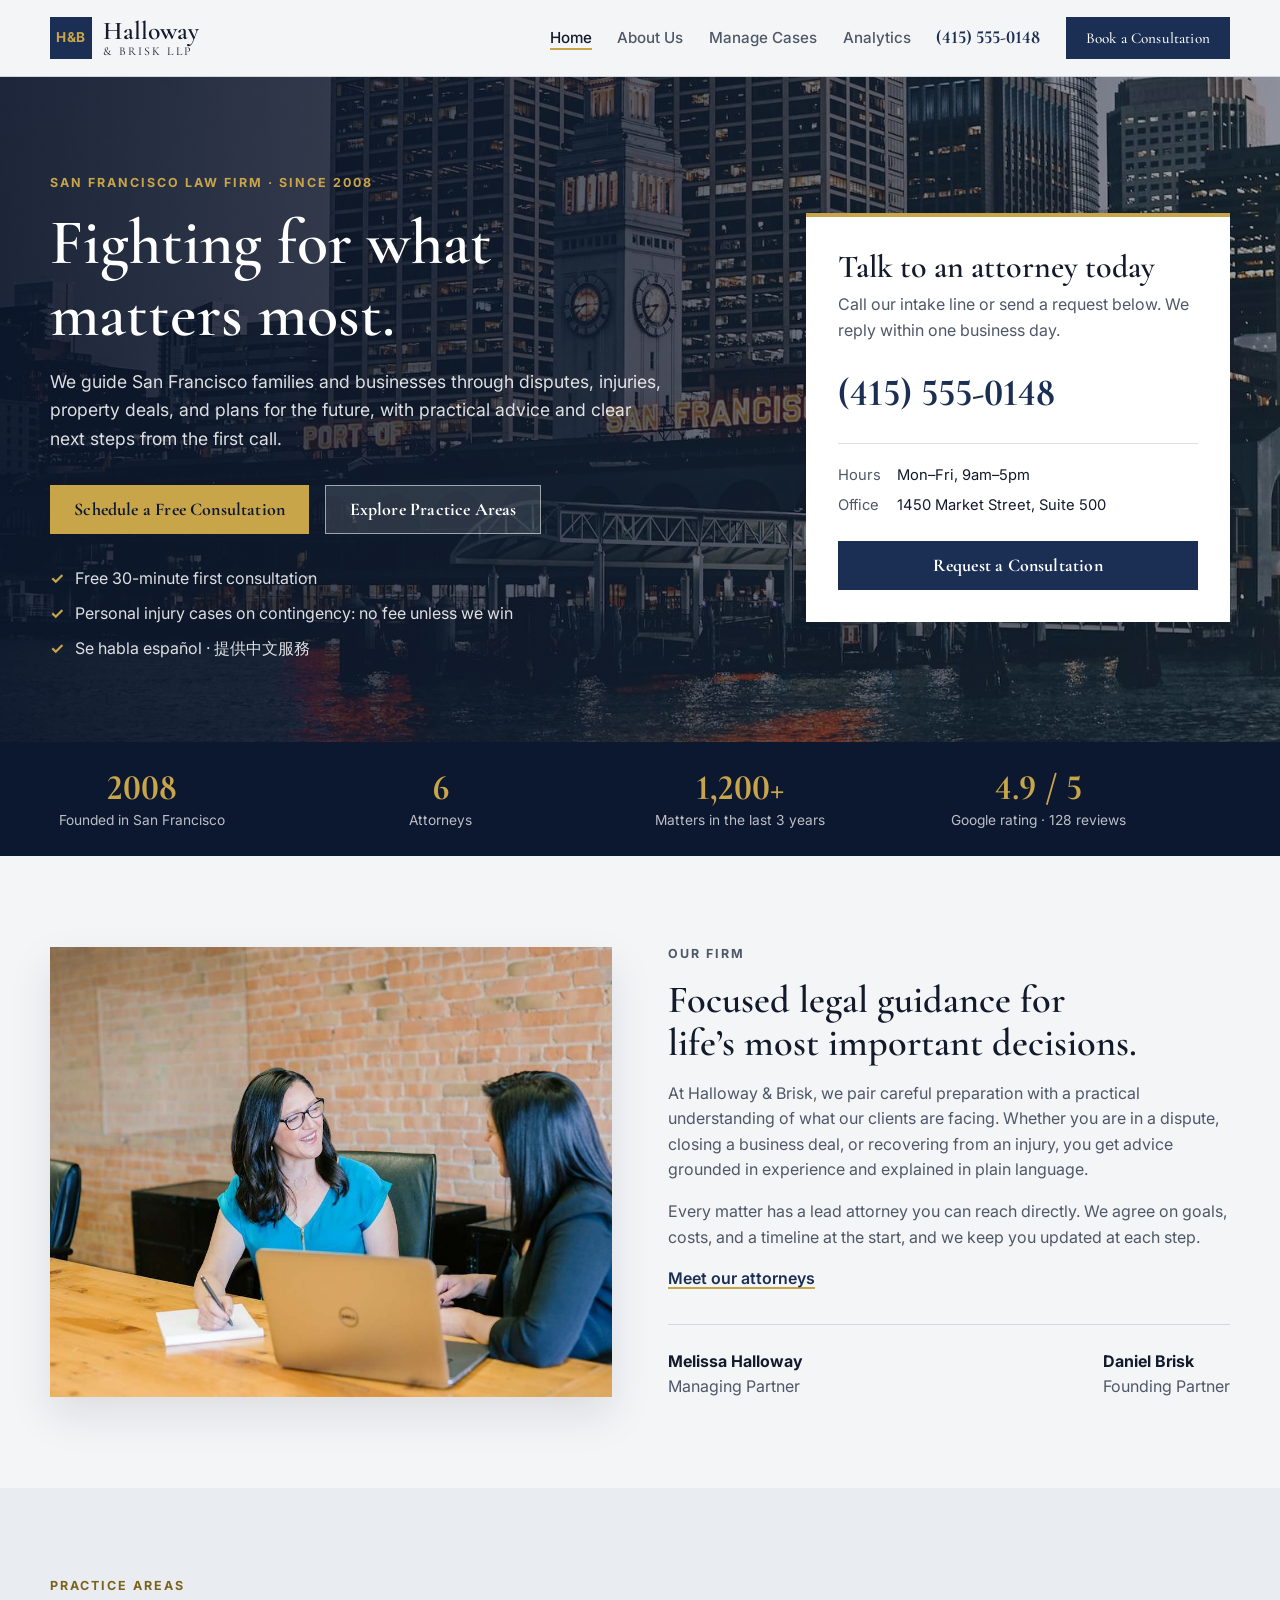
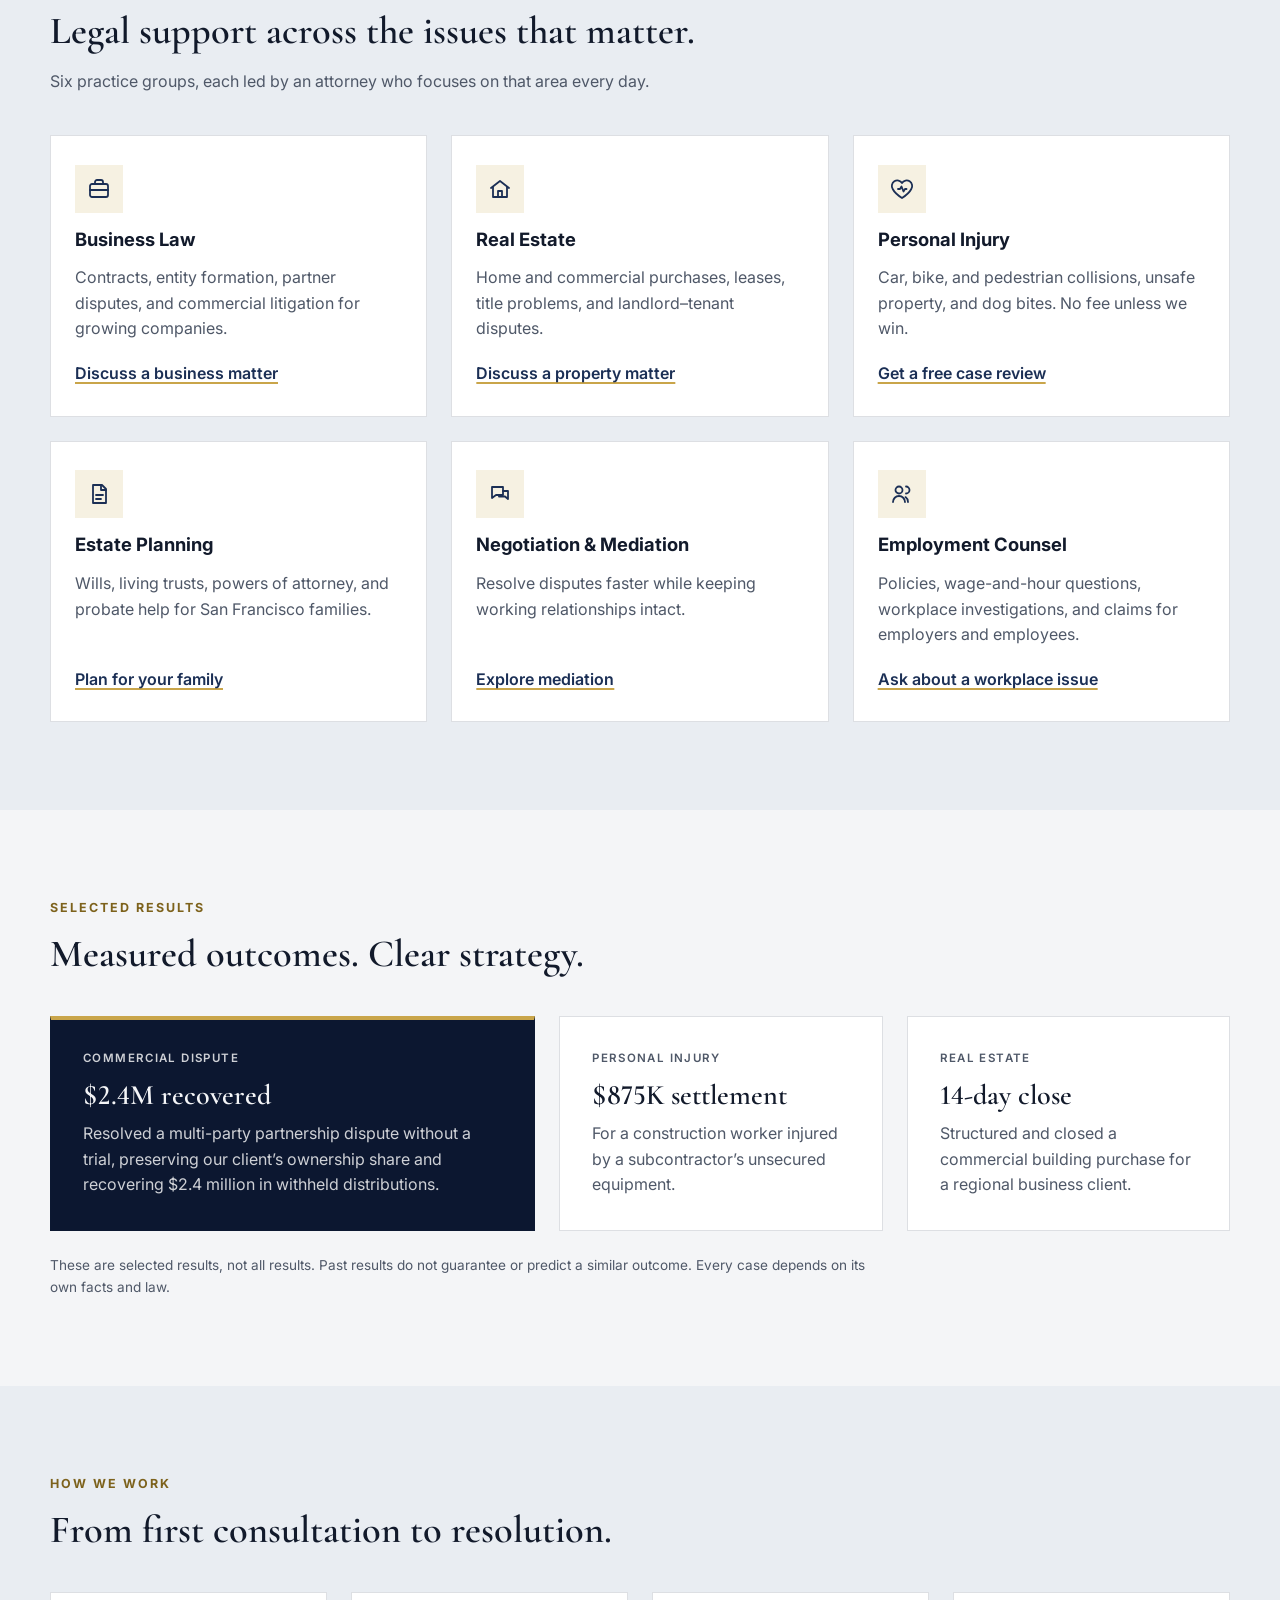
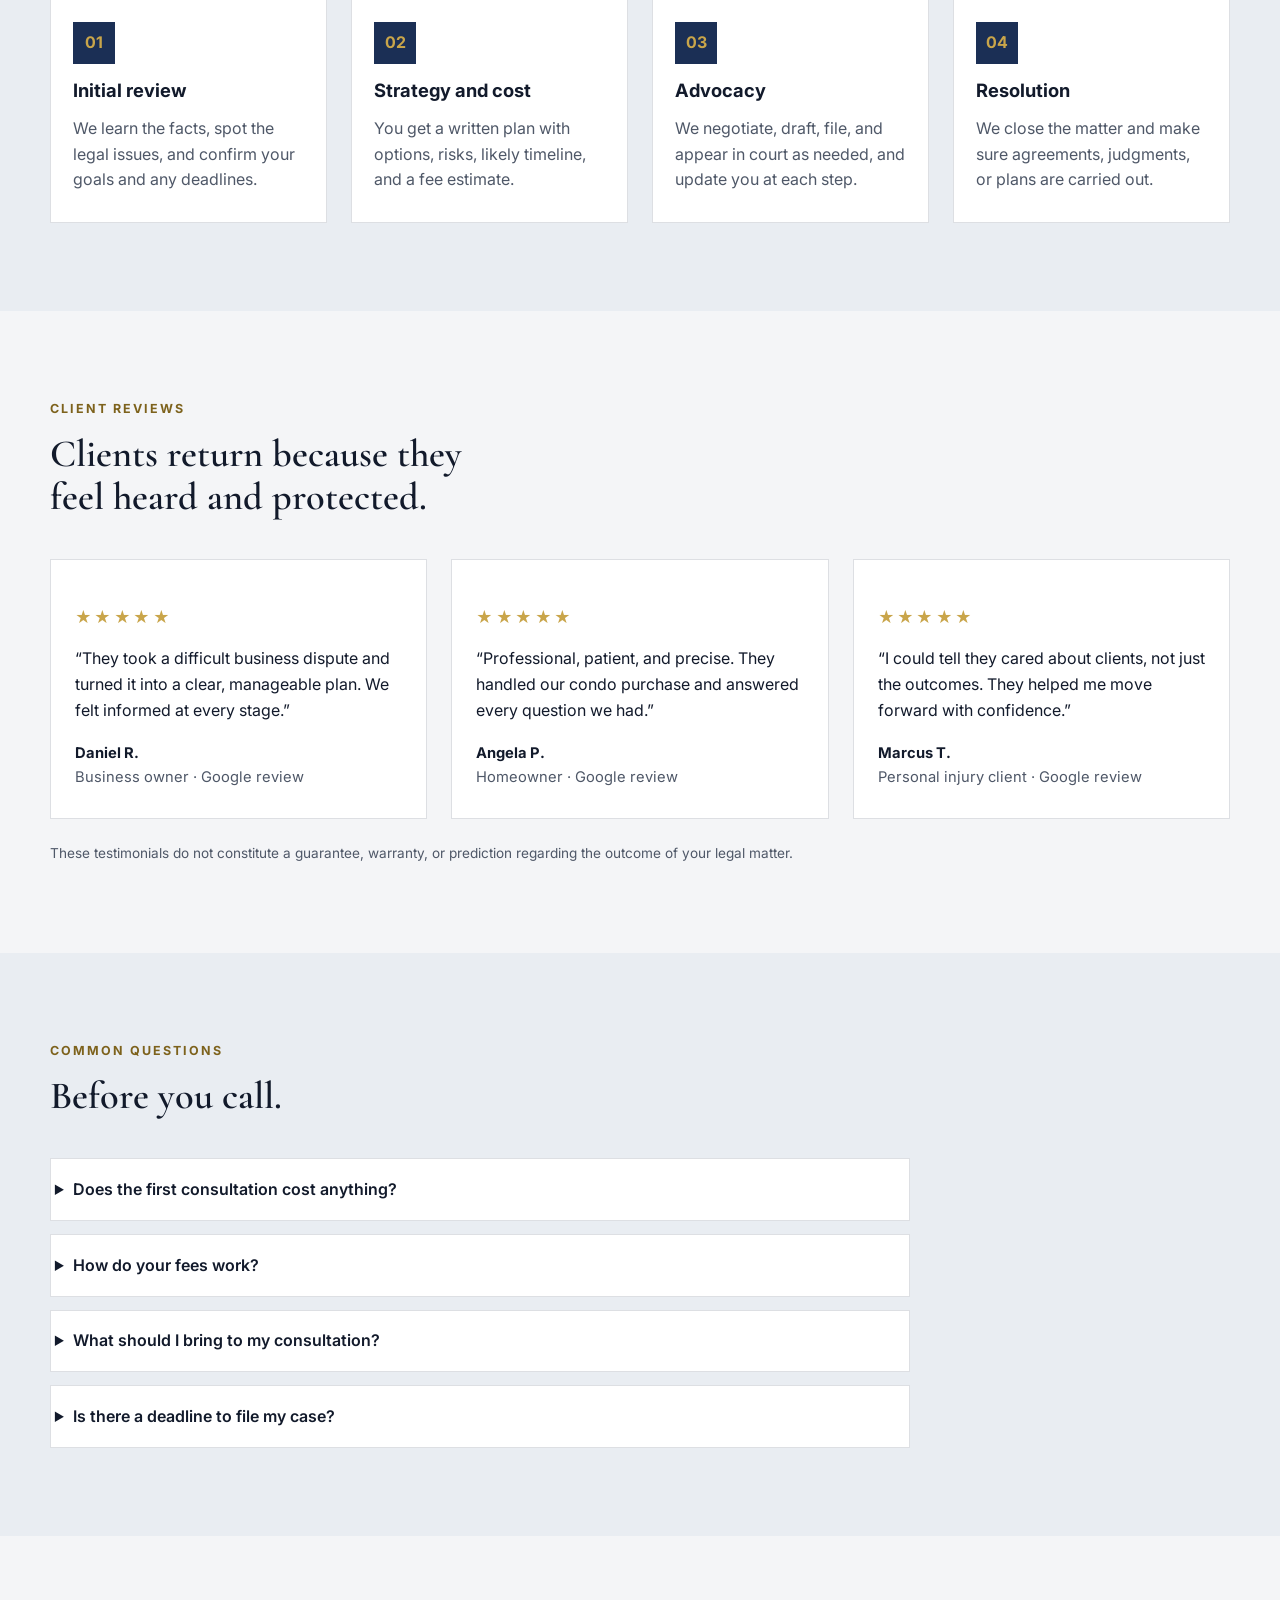
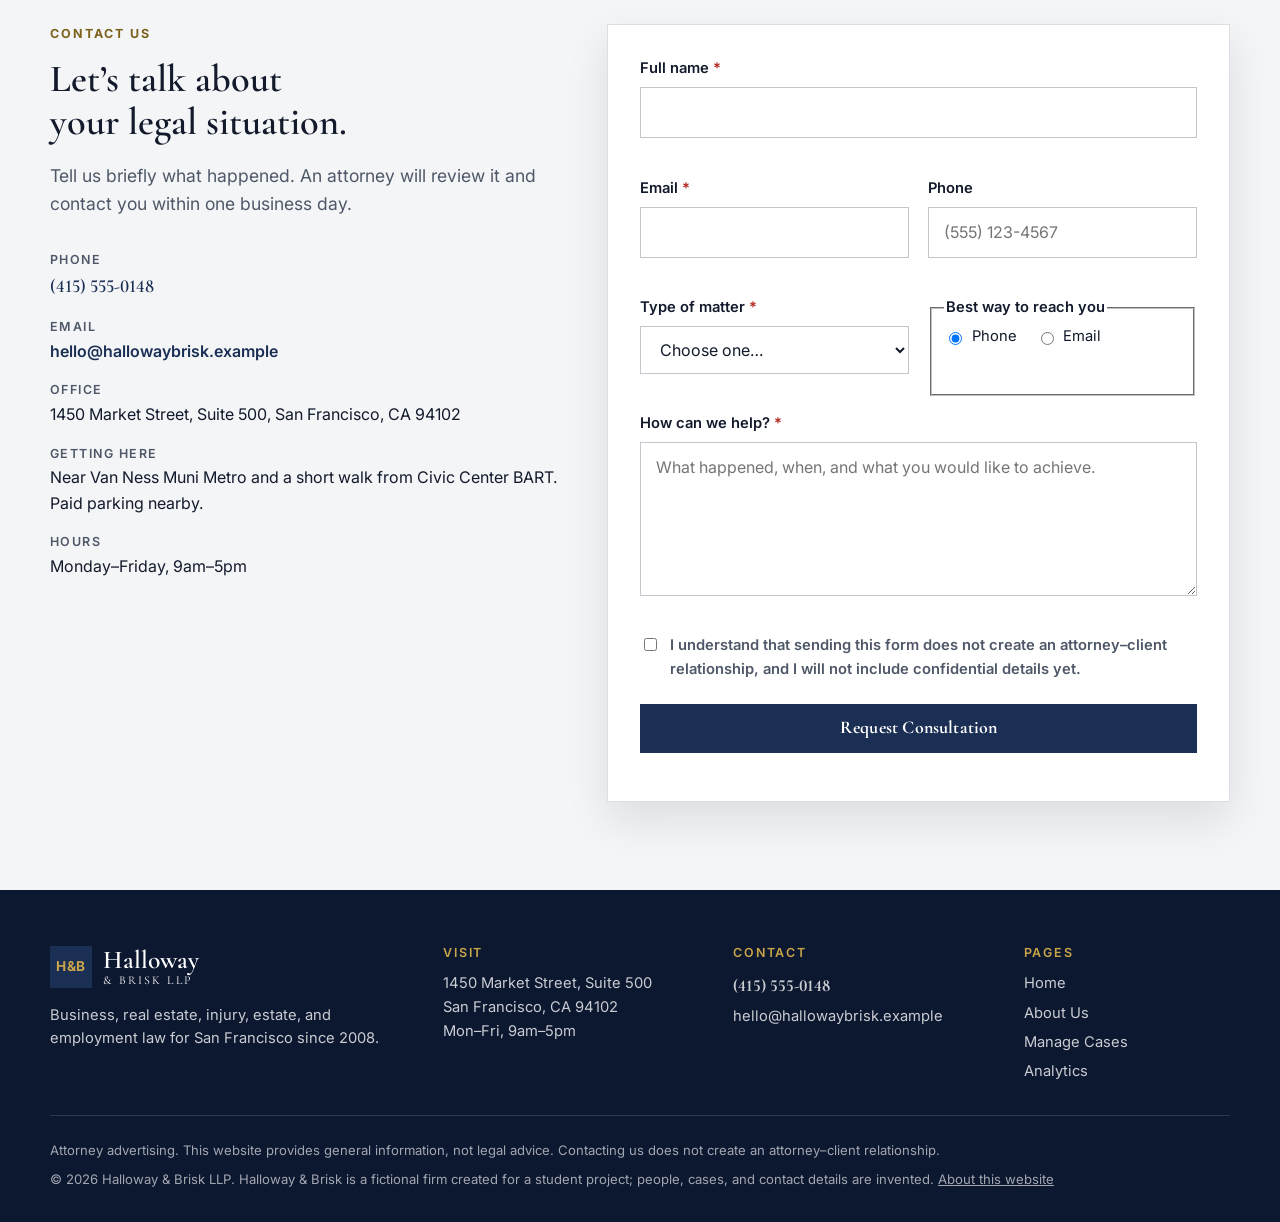
<file: index.html>
<!DOCTYPE html>
<html lang="en">
  <head>
    <meta charset="UTF-8" />
    <meta name="viewport" content="width=device-width, initial-scale=1.0" />
    <title>Halloway &amp; Brisk LLP | San Francisco Law Firm</title>
    <meta
      name="description"
      content="Halloway & Brisk LLP is a San Francisco law firm for business, real estate, personal injury, estate planning, mediation, and employment matters. Free first consultation."
    />
    <meta property="og:title" content="Halloway & Brisk LLP" />
    <meta property="og:description" content="San Francisco counsel for business, real estate, injury, estate, and employment matters." />
    <meta property="og:image" content="images/hero-ferry-building.jpg" />
    <link rel="icon" href="data:image/svg+xml,%3Csvg xmlns='http://www.w3.org/2000/svg' viewBox='0 0 64 64'%3E%3Crect width='64' height='64' fill='%231b2f55'/%3E%3Ctext x='32' y='43' font-family='Georgia,serif' font-size='30' font-weight='700' fill='%23c9a54a' text-anchor='middle'%3EH%3C/text%3E%3C/svg%3E" />
    <link rel="preconnect" href="https://fonts.googleapis.com" />
    <link rel="preconnect" href="https://fonts.gstatic.com" crossorigin />
    <link
      href="https://fonts.googleapis.com/css2?family=Cormorant+Garamond:wght@600;700&family=Inter:wght@400;500;600;700&display=swap"
      rel="stylesheet"
    />
    <link rel="stylesheet" href="styles.css" />
  </head>
  <body>
    <a class="skip-link" href="#main">Skip to main content</a>

    <header class="site-header">
      <div class="container nav-wrap">
        <a href="index.html" class="brand" aria-label="Halloway &amp; Brisk LLP home">
          <span class="brand-mark" aria-hidden="true">H&amp;B</span>
          <span class="brand-text"><strong>Halloway</strong><small>&amp; Brisk LLP</small></span>
        </a>
        <button class="nav-toggle" type="button" aria-label="Open menu" aria-expanded="false" aria-controls="site-nav">
          <span></span><span></span><span></span>
        </button>
        <nav class="site-nav" id="site-nav" aria-label="Main navigation">
          <a href="index.html" aria-current="page">Home</a>
          <a href="aboutus.html">About Us</a>
          <a href="managecases.html">Manage Cases</a>
          <a href="analytics.html">Analytics</a>
          <a href="tel:+14155550148" class="nav-phone">(415) 555-0148</a>
          <a href="index.html#contact" class="btn btn-primary nav-cta">Book a Consultation</a>
        </nav>
      </div>
    </header>

    <main id="main">
      <section class="hero" aria-labelledby="hero-title">
        <img
          class="hero-bg"
          src="images/hero-ferry-building.jpg"
          alt=""
          width="1600"
          height="889"
          fetchpriority="high"
        />
        <div class="container hero-grid">
          <div>
            <p class="eyebrow">San Francisco law firm · Since 2008</p>
            <h1 id="hero-title">Fighting for what matters most.</h1>
            <p class="lead">
              We guide San Francisco families and businesses through disputes, injuries, property deals, and plans for
              the future, with practical advice and clear next steps from the first call.
            </p>
            <div class="hero-actions">
              <a href="#contact" class="btn btn-primary">Schedule a Free Consultation</a>
              <a href="#practice" class="btn btn-light">Explore Practice Areas</a>
            </div>
            <ul class="hero-highlights">
              <li>Free 30-minute first consultation</li>
              <li>Personal injury cases on contingency: no fee unless we win</li>
              <li>Se habla español · 提供中文服務</li>
            </ul>
          </div>

          <aside class="hero-card" aria-labelledby="call-title">
            <h2 id="call-title">Talk to an attorney today</h2>
            <p>Call our intake line or send a request below. We reply within one business day.</p>
            <a class="big-phone" href="tel:+14155550148">(415) 555-0148</a>
            <dl>
              <dt>Hours</dt>
              <dd>Mon–Fri, 9am–5pm</dd>
              <dt>Office</dt>
              <dd>1450 Market Street, Suite 500</dd>
            </dl>
            <a href="#contact" class="btn btn-primary full-width">Request a Consultation</a>
          </aside>
        </div>
      </section>

      <section class="trust-bar" aria-label="Firm facts">
        <dl class="container trust-grid">
          <div><dt>Founded in San Francisco</dt><dd>2008</dd></div>
          <div><dt>Attorneys</dt><dd>6</dd></div>
          <div><dt>Matters in the last 3 years</dt><dd>1,200+</dd></div>
          <div><dt>Google rating · 128 reviews</dt><dd>4.9 / 5</dd></div>
        </dl>
      </section>

      <section id="firm" class="section">
        <div class="container split">
          <div class="split-image">
            <img
              src="images/firm-consultation.jpg"
              alt="An attorney taking notes while meeting with a client at a conference table"
              width="1000"
              height="800"
              loading="lazy"
            />
          </div>
          <div class="split-copy">
            <p class="eyebrow">Our firm</p>
            <h2>Focused legal guidance for life’s most important decisions.</h2>
            <p>
              At Halloway &amp; Brisk, we pair careful preparation with a practical understanding of what our clients
              are facing. Whether you are in a dispute, closing a business deal, or recovering from an injury, you get
              advice grounded in experience and explained in plain language.
            </p>
            <p>
              Every matter has a lead attorney you can reach directly. We agree on goals, costs, and a timeline at the
              start, and we keep you updated at each step.
            </p>
            <p><a class="text-link" href="aboutus.html">Meet our attorneys</a></p>
            <div class="signature-box">
              <div>
                <strong>Melissa Halloway</strong>
                <span>Managing Partner</span>
              </div>
              <div>
                <strong>Daniel Brisk</strong>
                <span>Founding Partner</span>
              </div>
            </div>
          </div>
        </div>
      </section>

      <section id="practice" class="section alt-section">
        <div class="container">
          <div class="section-heading">
            <p class="eyebrow">Practice areas</p>
            <h2>Legal support across the issues that matter.</h2>
            <p>Six practice groups, each led by an attorney who focuses on that area every day.</p>
          </div>

          <div class="card-grid">
            <article class="info-card">
              <div class="icon" aria-hidden="true">
                <svg viewBox="0 0 24 24" fill="none" stroke="currentColor" stroke-width="1.8" stroke-linecap="round" stroke-linejoin="round"><rect x="3" y="7" width="18" height="13" rx="2" /><path d="M8 7V5a2 2 0 0 1 2-2h4a2 2 0 0 1 2 2v2M3 13h18" /></svg>
              </div>
              <h3>Business Law</h3>
              <p>Contracts, entity formation, partner disputes, and commercial litigation for growing companies.</p>
              <a class="text-link" href="#contact">Discuss a business matter</a>
            </article>
            <article class="info-card">
              <div class="icon" aria-hidden="true">
                <svg viewBox="0 0 24 24" fill="none" stroke="currentColor" stroke-width="1.8" stroke-linecap="round" stroke-linejoin="round"><path d="M3 11 12 4l9 7" /><path d="M5 10v10h14V10" /><path d="M10 20v-6h4v6" /></svg>
              </div>
              <h3>Real Estate</h3>
              <p>Home and commercial purchases, leases, title problems, and landlord–tenant disputes.</p>
              <a class="text-link" href="#contact">Discuss a property matter</a>
            </article>
            <article class="info-card">
              <div class="icon" aria-hidden="true">
                <svg viewBox="0 0 24 24" fill="none" stroke="currentColor" stroke-width="1.8" stroke-linecap="round" stroke-linejoin="round"><path d="M12 21s-7-4.5-9.3-9A5.2 5.2 0 0 1 12 6a5.2 5.2 0 0 1 9.3 6C19 16.5 12 21 12 21z" /><path d="M8 12h2l1.5-2.5 2 5L15 12h1.5" /></svg>
              </div>
              <h3>Personal Injury</h3>
              <p>Car, bike, and pedestrian collisions, unsafe property, and dog bites. No fee unless we win.</p>
              <a class="text-link" href="#contact">Get a free case review</a>
            </article>
            <article class="info-card">
              <div class="icon" aria-hidden="true">
                <svg viewBox="0 0 24 24" fill="none" stroke="currentColor" stroke-width="1.8" stroke-linecap="round" stroke-linejoin="round"><path d="M6 3h9l4 4v14H6z" /><path d="M14 3v5h5M9 13h7M9 17h5" /></svg>
              </div>
              <h3>Estate Planning</h3>
              <p>Wills, living trusts, powers of attorney, and probate help for San Francisco families.</p>
              <a class="text-link" href="#contact">Plan for your family</a>
            </article>
            <article class="info-card">
              <div class="icon" aria-hidden="true">
                <svg viewBox="0 0 24 24" fill="none" stroke="currentColor" stroke-width="1.8" stroke-linecap="round" stroke-linejoin="round"><path d="M4 5h11v8H8l-4 3z" /><path d="M15 9h5v8l-3-2.5h-6V13" /></svg>
              </div>
              <h3>Negotiation &amp; Mediation</h3>
              <p>Resolve disputes faster while keeping working relationships intact.</p>
              <a class="text-link" href="#contact">Explore mediation</a>
            </article>
            <article class="info-card">
              <div class="icon" aria-hidden="true">
                <svg viewBox="0 0 24 24" fill="none" stroke="currentColor" stroke-width="1.8" stroke-linecap="round" stroke-linejoin="round"><circle cx="9" cy="8" r="3.5" /><path d="M3 20a6 6 0 0 1 12 0" /><path d="M16 4.5a3.5 3.5 0 0 1 0 7M18 20a6 6 0 0 0-2.5-4.9" /></svg>
              </div>
              <h3>Employment Counsel</h3>
              <p>Policies, wage-and-hour questions, workplace investigations, and claims for employers and employees.</p>
              <a class="text-link" href="#contact">Ask about a workplace issue</a>
            </article>
          </div>
        </div>
      </section>

      <section id="results" class="section">
        <div class="container">
          <div class="section-heading">
            <p class="eyebrow">Selected results</p>
            <h2>Measured outcomes. Clear strategy.</h2>
          </div>

          <div class="results-grid">
            <article class="result-card large">
              <p class="result-tag">Commercial dispute</p>
              <h3>$2.4M recovered</h3>
              <p>
                Resolved a multi-party partnership dispute without a trial, preserving our client’s ownership share and
                recovering $2.4 million in withheld distributions.
              </p>
            </article>
            <article class="result-card">
              <p class="result-tag">Personal injury</p>
              <h3>$875K settlement</h3>
              <p>For a construction worker injured by a subcontractor’s unsecured equipment.</p>
            </article>
            <article class="result-card">
              <p class="result-tag">Real estate</p>
              <h3>14-day close</h3>
              <p>Structured and closed a commercial building purchase for a regional business client.</p>
            </article>
          </div>
          <p class="disclaimer">
            These are selected results, not all results. Past results do not guarantee or predict a similar outcome.
            Every case depends on its own facts and law.
          </p>
        </div>
      </section>

      <section id="process" class="section alt-section">
        <div class="container">
          <div class="section-heading">
            <p class="eyebrow">How we work</p>
            <h2>From first consultation to resolution.</h2>
          </div>

          <ol class="process-grid">
            <li>
              <h3>Initial review</h3>
              <p>We learn the facts, spot the legal issues, and confirm your goals and any deadlines.</p>
            </li>
            <li>
              <h3>Strategy and cost</h3>
              <p>You get a written plan with options, risks, likely timeline, and a fee estimate.</p>
            </li>
            <li>
              <h3>Advocacy</h3>
              <p>We negotiate, draft, file, and appear in court as needed, and update you at each step.</p>
            </li>
            <li>
              <h3>Resolution</h3>
              <p>We close the matter and make sure agreements, judgments, or plans are carried out.</p>
            </li>
          </ol>
        </div>
      </section>

      <section id="testimonials" class="section">
        <div class="container">
          <div class="section-heading">
            <p class="eyebrow">Client reviews</p>
            <h2>Clients return because they feel heard and protected.</h2>
          </div>

          <div class="testimonial-grid">
            <figure>
              <blockquote>
                <p class="stars" aria-label="5 out of 5 stars">★★★★★</p>
                “They took a difficult business dispute and turned it into a clear, manageable plan. We felt informed at
                every stage.”
              </blockquote>
              <figcaption><strong>Daniel R.</strong>Business owner · Google review</figcaption>
            </figure>
            <figure>
              <blockquote>
                <p class="stars" aria-label="5 out of 5 stars">★★★★★</p>
                “Professional, patient, and precise. They handled our condo purchase and answered every question we
                had.”
              </blockquote>
              <figcaption><strong>Angela P.</strong>Homeowner · Google review</figcaption>
            </figure>
            <figure>
              <blockquote>
                <p class="stars" aria-label="5 out of 5 stars">★★★★★</p>
                “I could tell they cared about clients, not just the outcomes. They helped me move forward with
                confidence.”
              </blockquote>
              <figcaption><strong>Marcus T.</strong>Personal injury client · Google review</figcaption>
            </figure>
          </div>
          <p class="disclaimer">
            These testimonials do not constitute a guarantee, warranty, or prediction regarding the outcome of your
            legal matter.
          </p>
        </div>
      </section>

      <section id="faq" class="section alt-section">
        <div class="container">
          <div class="section-heading">
            <p class="eyebrow">Common questions</p>
            <h2>Before you call.</h2>
          </div>
          <div class="faq-list">
            <details>
              <summary>Does the first consultation cost anything?</summary>
              <p>No. The first 30-minute consultation is free, by phone, video, or at our Market Street office.</p>
            </details>
            <details>
              <summary>How do your fees work?</summary>
              <p>
                Personal injury cases are handled on contingency, so you pay no attorney fee unless we win. Business, real estate, and estate planning work is billed hourly or at a flat fee that we agree on
                in writing before work begins.
              </p>
            </details>
            <details>
              <summary>What should I bring to my consultation?</summary>
              <p>
                Any contracts, letters, photos, medical records, insurance information, or court papers related to your
                matter, plus a short timeline of what happened.
              </p>
            </details>
            <details>
              <summary>Is there a deadline to file my case?</summary>
              <p>
                Usually, yes. In California, many personal injury claims must be filed within two years, and claims
                against a city or public agency often require a written claim within six months. Contact us early so a
                deadline does not pass.
              </p>
            </details>
          </div>
        </div>
      </section>

      <section id="contact" class="section">
        <div class="container contact-grid">
          <div>
            <p class="eyebrow">Contact us</p>
            <h2>Let’s talk about your legal situation.</h2>
            <p class="lead">Tell us briefly what happened. An attorney will review it and contact you within one business day.</p>
            <ul class="contact-list">
              <li><span>Phone</span><a class="phone" href="tel:+14155550148">(415) 555-0148</a></li>
              <li><span>Email</span><a href="mailto:hello@hallowaybrisk.example">hello@hallowaybrisk.example</a></li>
              <li><span>Office</span>1450 Market Street, Suite 500, San Francisco, CA 94102</li>
              <li><span>Getting here</span>Near Van Ness Muni Metro and a short walk from Civic Center BART. Paid parking nearby.</li>
              <li><span>Hours</span>Monday–Friday, 9am–5pm</li>
            </ul>
          </div>

          <form class="form-card" id="contactForm" novalidate>
            <div class="form-grid">
              <div class="field span-2">
                <label for="c-name">Full name <span class="req" aria-hidden="true">*</span></label>
                <input id="c-name" name="name" type="text" autocomplete="name" required aria-describedby="c-name-error" />
                <p class="field-error" id="c-name-error" aria-live="polite"></p>
              </div>
              <div class="field">
                <label for="c-email">Email <span class="req" aria-hidden="true">*</span></label>
                <input id="c-email" name="email" type="email" autocomplete="email" required aria-describedby="c-email-error" />
                <p class="field-error" id="c-email-error" aria-live="polite"></p>
              </div>
              <div class="field">
                <label for="c-phone">Phone</label>
                <input id="c-phone" name="phone" type="tel" autocomplete="tel" placeholder="(555) 123-4567" aria-describedby="c-phone-error" />
                <p class="field-error" id="c-phone-error" aria-live="polite"></p>
              </div>
              <div class="field">
                <label for="c-area">Type of matter <span class="req" aria-hidden="true">*</span></label>
                <select id="c-area" name="area" required aria-describedby="c-area-error">
                  <option value="">Choose one…</option>
                  <option>Business Law</option>
                  <option>Real Estate</option>
                  <option>Personal Injury</option>
                  <option>Estate Planning</option>
                  <option>Negotiation &amp; Mediation</option>
                  <option>Employment Counsel</option>
                  <option>Not sure</option>
                </select>
                <p class="field-error" id="c-area-error" aria-live="polite"></p>
              </div>
              <fieldset class="field">
                <legend>Best way to reach you</legend>
                <div class="radio-row">
                  <label><input type="radio" name="contactPref" value="phone" checked /> Phone</label>
                  <label><input type="radio" name="contactPref" value="email" /> Email</label>
                </div>
              </fieldset>
              <div class="field span-2">
                <label for="c-message">How can we help? <span class="req" aria-hidden="true">*</span></label>
                <textarea id="c-message" name="message" rows="5" required aria-describedby="c-message-error" placeholder="What happened, when, and what you would like to achieve."></textarea>
                <p class="field-error" id="c-message-error" aria-live="polite"></p>
              </div>
              <div class="field span-2">
                <label class="check" for="c-consent">
                  <input id="c-consent" name="consent" type="checkbox" required aria-describedby="c-consent-error" />
                  I understand that sending this form does not create an attorney–client relationship, and I will not
                  include confidential details yet.
                </label>
                <p class="field-error" id="c-consent-error" aria-live="polite"></p>
              </div>
            </div>
            <button type="submit" class="btn btn-primary full-width">Request Consultation</button>
            <p class="form-note" id="contactNote" aria-live="polite"></p>
          </form>
        </div>
      </section>
    </main>

    <footer class="site-footer">
      <div class="container footer-grid">
        <div>
          <a href="index.html" class="brand">
            <span class="brand-mark" aria-hidden="true">H&amp;B</span>
            <span class="brand-text"><strong>Halloway</strong><small>&amp; Brisk LLP</small></span>
          </a>
          <p>Business, real estate, injury, estate, and employment law for San Francisco since 2008.</p>
        </div>
        <div>
          <h2 class="footer-title">Visit</h2>
          <address>1450 Market Street, Suite 500<br />San Francisco, CA 94102<br />Mon–Fri, 9am–5pm</address>
        </div>
        <div>
          <h2 class="footer-title">Contact</h2>
          <div class="footer-links">
            <a class="phone" href="tel:+14155550148">(415) 555-0148</a>
            <a href="mailto:hello@hallowaybrisk.example">hello@hallowaybrisk.example</a>
          </div>
        </div>
        <div>
          <h2 class="footer-title">Pages</h2>
          <nav class="footer-links" aria-label="Footer">
            <a href="index.html">Home</a>
            <a href="aboutus.html">About Us</a>
            <a href="managecases.html">Manage Cases</a>
            <a href="analytics.html">Analytics</a>
          </nav>
        </div>
      </div>
      <div class="container footer-legal">
        <p>
          Attorney advertising. This website provides general information, not legal advice. Contacting us does not
          create an attorney–client relationship.
        </p>
        <p>
          © <span class="js-year">2026</span> Halloway &amp; Brisk LLP. Halloway &amp; Brisk is a fictional firm
          created for a student project; people, cases, and contact details are invented.
          <a href="aboutus.html#developer">About this website</a>
        </p>
      </div>
    </footer>

    <script src="js/main.js" defer></script>
  </body>
</html>
</file>
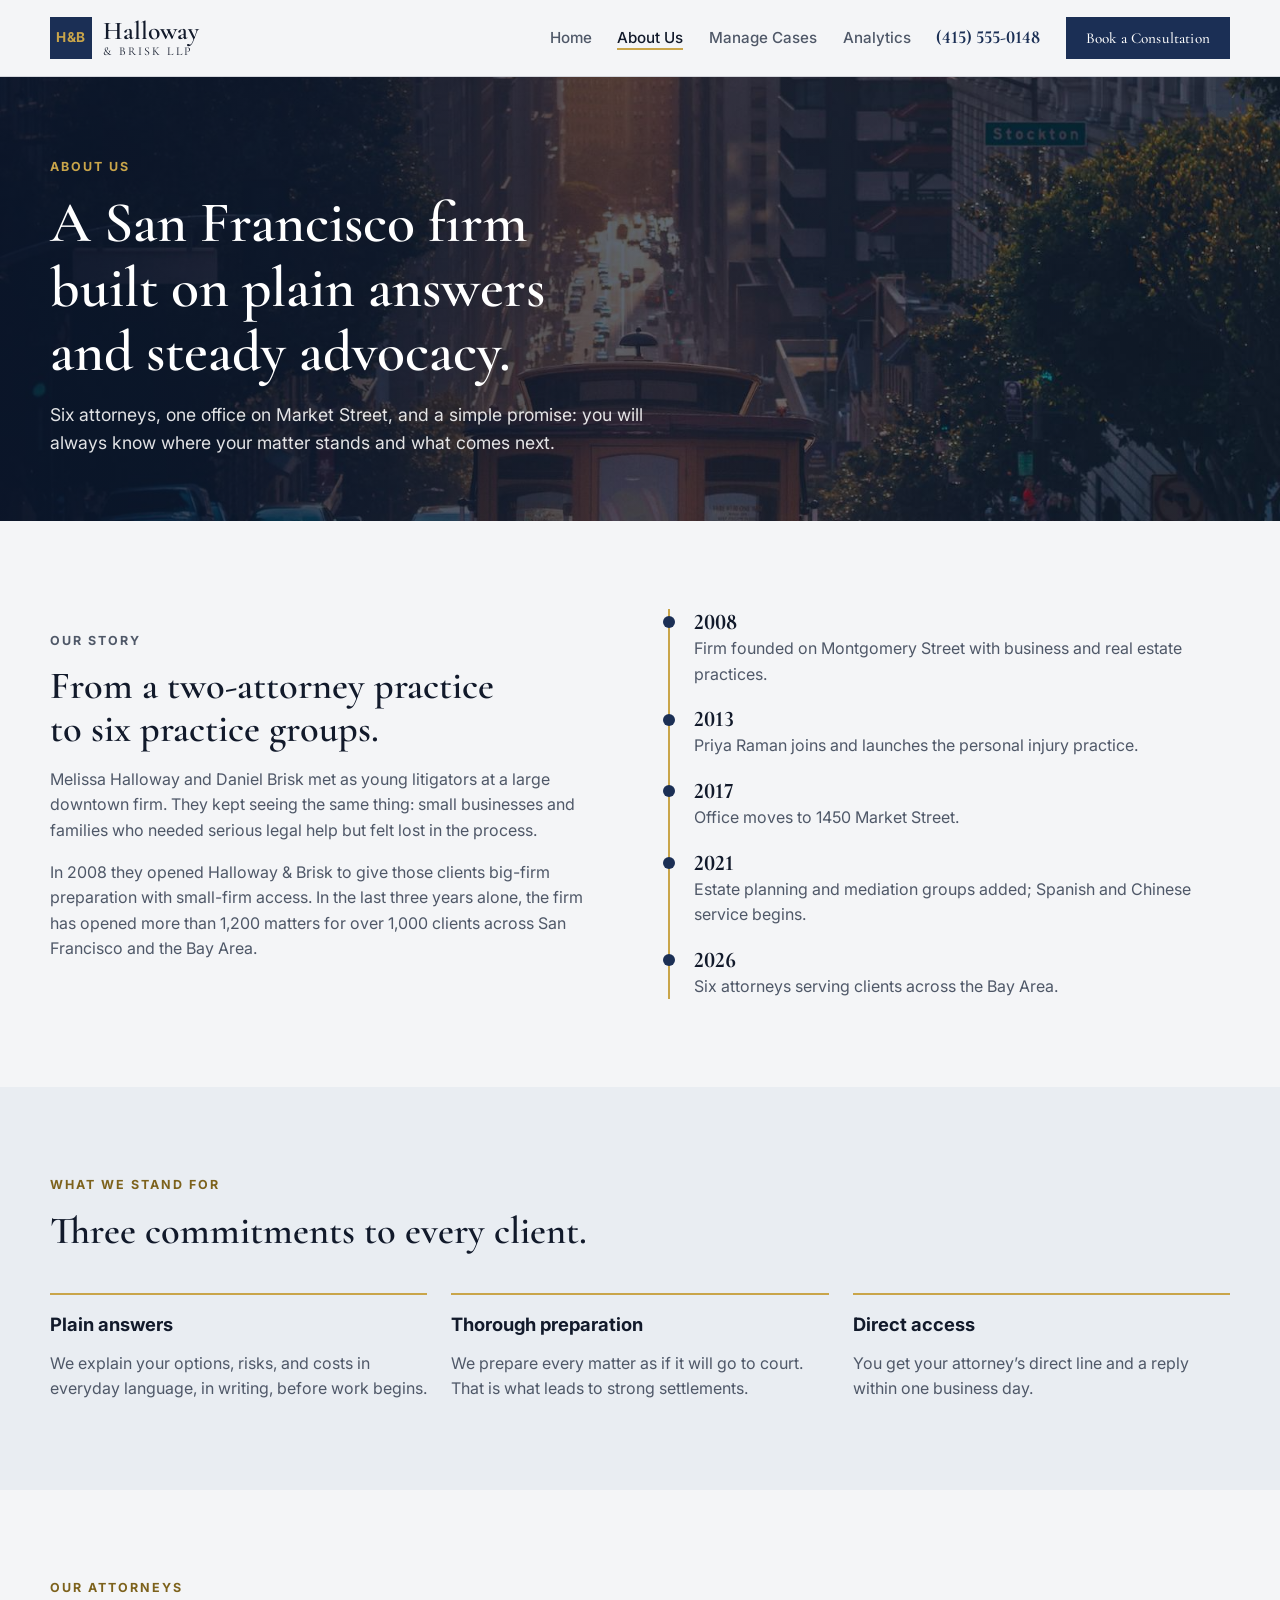
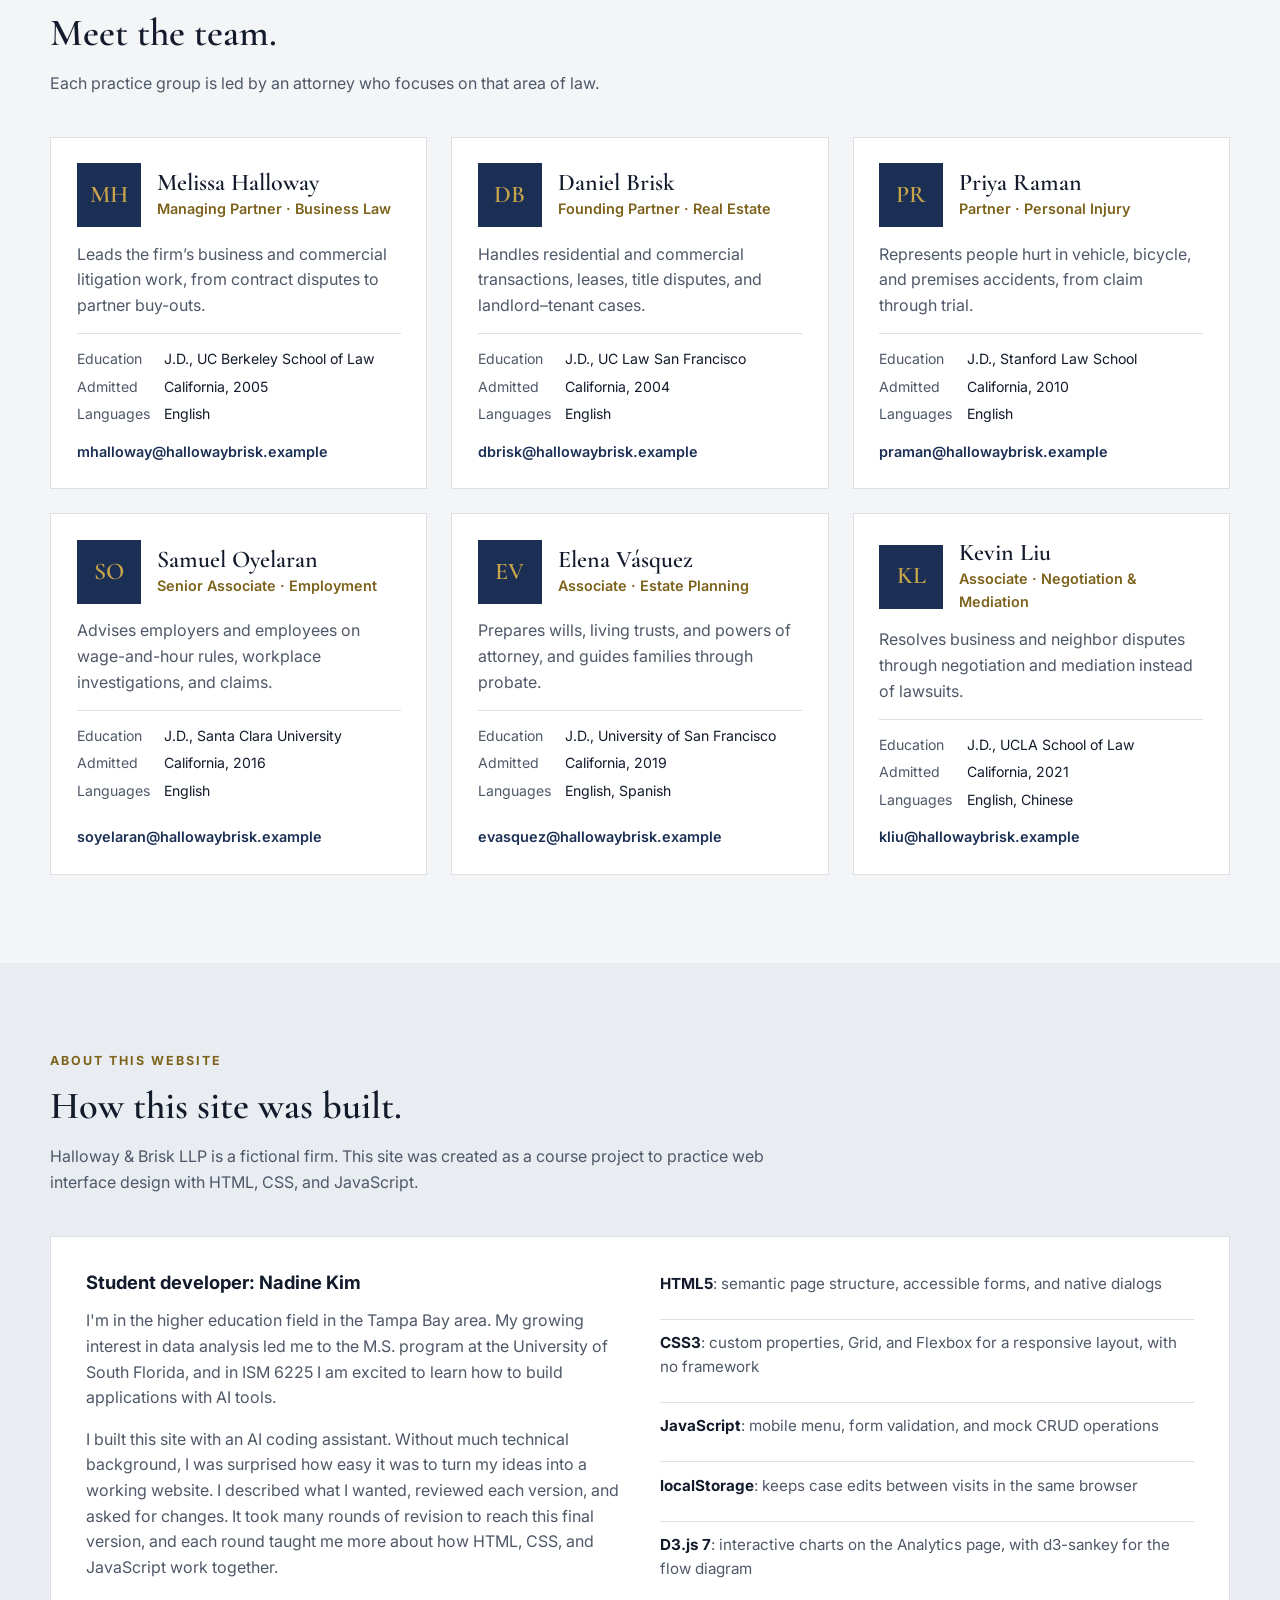
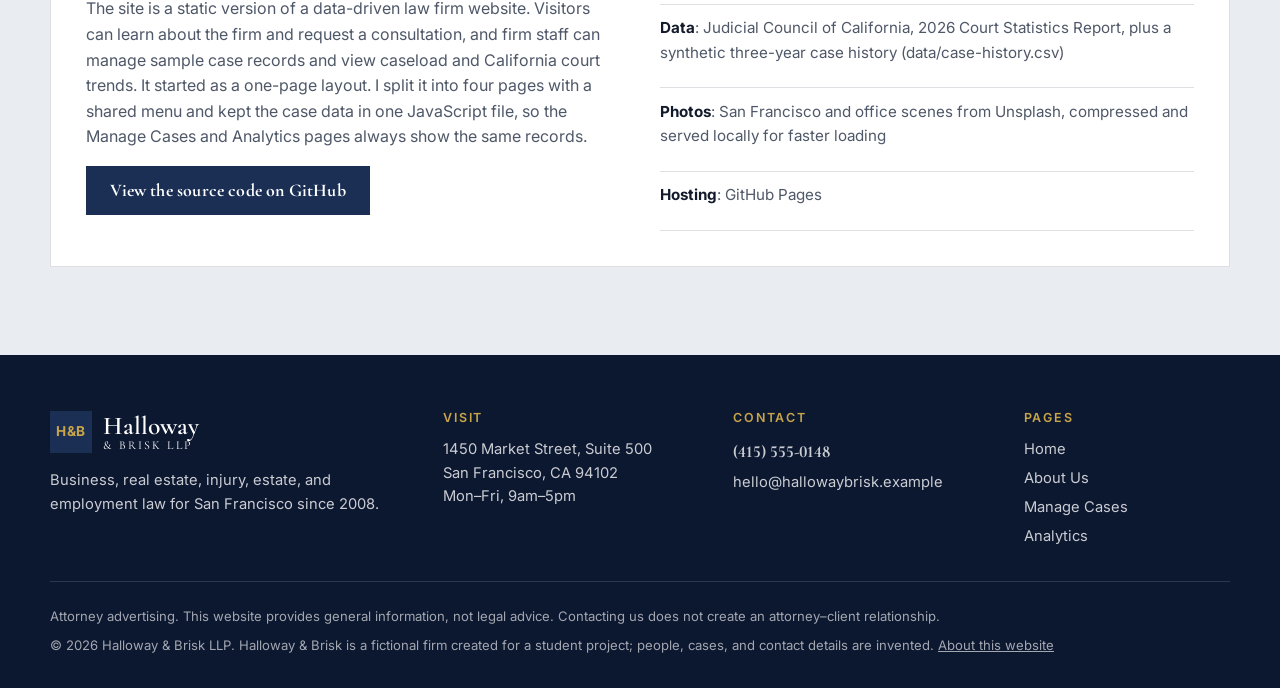
<file: aboutus.html>
<!DOCTYPE html>
<html lang="en">
  <head>
    <meta charset="UTF-8" />
    <meta name="viewport" content="width=device-width, initial-scale=1.0" />
    <title>About Us | Halloway &amp; Brisk LLP</title>
    <meta
      name="description"
      content="Meet the attorneys of Halloway & Brisk LLP, a San Francisco law firm founded in 2008, and learn how this website was built."
    />
    <link rel="icon" href="data:image/svg+xml,%3Csvg xmlns='http://www.w3.org/2000/svg' viewBox='0 0 64 64'%3E%3Crect width='64' height='64' fill='%231b2f55'/%3E%3Ctext x='32' y='43' font-family='Georgia,serif' font-size='30' font-weight='700' fill='%23c9a54a' text-anchor='middle'%3EH%3C/text%3E%3C/svg%3E" />
    <link rel="preconnect" href="https://fonts.googleapis.com" />
    <link rel="preconnect" href="https://fonts.gstatic.com" crossorigin />
    <link
      href="https://fonts.googleapis.com/css2?family=Cormorant+Garamond:wght@600;700&family=Inter:wght@400;500;600;700&display=swap"
      rel="stylesheet"
    />
    <link rel="stylesheet" href="styles.css" />
  </head>
  <body>
    <a class="skip-link" href="#main">Skip to main content</a>

    <header class="site-header">
      <div class="container nav-wrap">
        <a href="index.html" class="brand" aria-label="Halloway &amp; Brisk LLP home">
          <span class="brand-mark" aria-hidden="true">H&amp;B</span>
          <span class="brand-text"><strong>Halloway</strong><small>&amp; Brisk LLP</small></span>
        </a>
        <button class="nav-toggle" type="button" aria-label="Open menu" aria-expanded="false" aria-controls="site-nav">
          <span></span><span></span><span></span>
        </button>
        <nav class="site-nav" id="site-nav" aria-label="Main navigation">
          <a href="index.html">Home</a>
          <a href="aboutus.html" aria-current="page">About Us</a>
          <a href="managecases.html">Manage Cases</a>
          <a href="analytics.html">Analytics</a>
          <a href="tel:+14155550148" class="nav-phone">(415) 555-0148</a>
          <a href="index.html#contact" class="btn btn-primary nav-cta">Book a Consultation</a>
        </nav>
      </div>
    </header>

    <main id="main">
      <section class="page-hero">
        <img src="images/about-cable-car.jpg" alt="" width="1600" height="711" fetchpriority="high" />
        <div class="container">
          <p class="eyebrow">About us</p>
          <h1>A San Francisco firm built on plain answers and steady advocacy.</h1>
          <p class="lead">
            Six attorneys, one office on Market Street, and a simple promise: you will always know where your matter
            stands and what comes next.
          </p>
        </div>
      </section>

      <section class="section">
        <div class="container split">
          <div class="split-copy">
            <p class="eyebrow">Our story</p>
            <h2>From a two-attorney practice to six practice groups.</h2>
            <p>
              Melissa Halloway and Daniel Brisk met as young litigators at a large downtown firm. They kept seeing the
              same thing: small businesses and families who needed serious legal help but felt lost in the process.
            </p>
            <p>
              In 2008 they opened Halloway &amp; Brisk to give those clients big-firm preparation with small-firm
              access. In the last three years alone, the firm has opened more than 1,200 matters for over 1,000 clients
              across San Francisco and the Bay Area.
            </p>
          </div>
          <ol class="timeline" aria-label="Firm history">
            <li><strong>2008</strong><span>Firm founded on Montgomery Street with business and real estate practices.</span></li>
            <li><strong>2013</strong><span>Priya Raman joins and launches the personal injury practice.</span></li>
            <li><strong>2017</strong><span>Office moves to 1450 Market Street.</span></li>
            <li><strong>2021</strong><span>Estate planning and mediation groups added; Spanish and Chinese service begins.</span></li>
            <li><strong>2026</strong><span>Six attorneys serving clients across the Bay Area.</span></li>
          </ol>
        </div>
      </section>

      <section class="section alt-section">
        <div class="container">
          <div class="section-heading">
            <p class="eyebrow">What we stand for</p>
            <h2>Three commitments to every client.</h2>
          </div>
          <div class="values-grid">
            <div>
              <h3>Plain answers</h3>
              <p>We explain your options, risks, and costs in everyday language, in writing, before work begins.</p>
            </div>
            <div>
              <h3>Thorough preparation</h3>
              <p>We prepare every matter as if it will go to court. That is what leads to strong settlements.</p>
            </div>
            <div>
              <h3>Direct access</h3>
              <p>You get your attorney’s direct line and a reply within one business day.</p>
            </div>
          </div>
        </div>
      </section>

      <section id="attorneys" class="section">
        <div class="container">
          <div class="section-heading">
            <p class="eyebrow">Our attorneys</p>
            <h2>Meet the team.</h2>
            <p>Each practice group is led by an attorney who focuses on that area of law.</p>
          </div>

          <div class="team-grid">
            <article class="attorney-card">
              <div class="attorney-head">
                <span class="monogram" aria-hidden="true">MH</span>
                <div>
                  <h3>Melissa Halloway</h3>
                  <p>Managing Partner · Business Law</p>
                </div>
              </div>
              <p>Leads the firm’s business and commercial litigation work, from contract disputes to partner buy-outs.</p>
              <dl>
                <dt>Education</dt><dd>J.D., UC Berkeley School of Law</dd>
                <dt>Admitted</dt><dd>California, 2005</dd>
                <dt>Languages</dt><dd>English</dd>
              </dl>
              <a href="mailto:mhalloway@hallowaybrisk.example">mhalloway@hallowaybrisk.example</a>
            </article>

            <article class="attorney-card">
              <div class="attorney-head">
                <span class="monogram" aria-hidden="true">DB</span>
                <div>
                  <h3>Daniel Brisk</h3>
                  <p>Founding Partner · Real Estate</p>
                </div>
              </div>
              <p>Handles residential and commercial transactions, leases, title disputes, and landlord–tenant cases.</p>
              <dl>
                <dt>Education</dt><dd>J.D., UC Law San Francisco</dd>
                <dt>Admitted</dt><dd>California, 2004</dd>
                <dt>Languages</dt><dd>English</dd>
              </dl>
              <a href="mailto:dbrisk@hallowaybrisk.example">dbrisk@hallowaybrisk.example</a>
            </article>

            <article class="attorney-card">
              <div class="attorney-head">
                <span class="monogram" aria-hidden="true">PR</span>
                <div>
                  <h3>Priya Raman</h3>
                  <p>Partner · Personal Injury</p>
                </div>
              </div>
              <p>Represents people hurt in vehicle, bicycle, and premises accidents, from claim through trial.</p>
              <dl>
                <dt>Education</dt><dd>J.D., Stanford Law School</dd>
                <dt>Admitted</dt><dd>California, 2010</dd>
                <dt>Languages</dt><dd>English</dd>
              </dl>
              <a href="mailto:praman@hallowaybrisk.example">praman@hallowaybrisk.example</a>
            </article>

            <article class="attorney-card">
              <div class="attorney-head">
                <span class="monogram" aria-hidden="true">SO</span>
                <div>
                  <h3>Samuel Oyelaran</h3>
                  <p>Senior Associate · Employment</p>
                </div>
              </div>
              <p>Advises employers and employees on wage-and-hour rules, workplace investigations, and claims.</p>
              <dl>
                <dt>Education</dt><dd>J.D., Santa Clara University</dd>
                <dt>Admitted</dt><dd>California, 2016</dd>
                <dt>Languages</dt><dd>English</dd>
              </dl>
              <a href="mailto:soyelaran@hallowaybrisk.example">soyelaran@hallowaybrisk.example</a>
            </article>

            <article class="attorney-card">
              <div class="attorney-head">
                <span class="monogram" aria-hidden="true">EV</span>
                <div>
                  <h3>Elena Vásquez</h3>
                  <p>Associate · Estate Planning</p>
                </div>
              </div>
              <p>Prepares wills, living trusts, and powers of attorney, and guides families through probate.</p>
              <dl>
                <dt>Education</dt><dd>J.D., University of San Francisco</dd>
                <dt>Admitted</dt><dd>California, 2019</dd>
                <dt>Languages</dt><dd>English, Spanish</dd>
              </dl>
              <a href="mailto:evasquez@hallowaybrisk.example">evasquez@hallowaybrisk.example</a>
            </article>

            <article class="attorney-card">
              <div class="attorney-head">
                <span class="monogram" aria-hidden="true">KL</span>
                <div>
                  <h3>Kevin Liu</h3>
                  <p>Associate · Negotiation &amp; Mediation</p>
                </div>
              </div>
              <p>Resolves business and neighbor disputes through negotiation and mediation instead of lawsuits.</p>
              <dl>
                <dt>Education</dt><dd>J.D., UCLA School of Law</dd>
                <dt>Admitted</dt><dd>California, 2021</dd>
                <dt>Languages</dt><dd>English, Chinese</dd>
              </dl>
              <a href="mailto:kliu@hallowaybrisk.example">kliu@hallowaybrisk.example</a>
            </article>
          </div>
        </div>
      </section>

      <section id="developer" class="section alt-section">
        <div class="container">
          <div class="section-heading">
            <p class="eyebrow">About this website</p>
            <h2>How this site was built.</h2>
            <p>
              Halloway &amp; Brisk LLP is a fictional firm. This site was created as a course project to practice web
              interface design with HTML, CSS, and JavaScript.
            </p>
          </div>

          <div class="dev-card">
            <div>
              <h3>Student developer: Nadine Kim</h3>
              <p>
                I'm in the higher education field in the Tampa Bay area. My growing
                interest in data analysis led me to the M.S. program at the University of South Florida, and in ISM 6225
                I am excited to learn how to build applications with AI tools.
              </p>
              <p>
                I built this site with an AI coding assistant. Without much technical background, I was surprised how
                easy it was to turn my ideas into a working website. I described what I wanted, reviewed each version,
                and asked for changes. It took many rounds of revision to reach this final version, and each round
                taught me more about how HTML, CSS, and JavaScript work together.
              </p>
              <p>
                The site is a static version of a data-driven law firm website. Visitors can learn about the firm and
                request a consultation, and firm staff can manage sample case records and view caseload and California
                court trends. It started as a one-page layout. I split it into four pages with a shared menu and kept
                the case data in one JavaScript file, so the Manage Cases and Analytics pages always show the same
                records.
              </p>
              <p>
                <a class="btn btn-primary" href="https://github.com/nkim-hub/ISM6225_Assignment1">View the source code on GitHub</a>
              </p>
            </div>
            <ul class="tech-list">
              <li><strong>HTML5</strong>: semantic page structure, accessible forms, and native dialogs</li>
              <li><strong>CSS3</strong>: custom properties, Grid, and Flexbox for a responsive layout, with no framework</li>
              <li><strong>JavaScript</strong>: mobile menu, form validation, and mock CRUD operations</li>
              <li><strong>localStorage</strong>: keeps case edits between visits in the same browser</li>
              <li><strong>D3.js 7</strong>: interactive charts on the Analytics page, with d3-sankey for the flow diagram</li>
              <li><strong>Data</strong>: Judicial Council of California, 2026 Court Statistics Report, plus a synthetic three-year case history (data/case-history.csv)</li>
              <li><strong>Photos</strong>: San Francisco and office scenes from Unsplash, compressed and served locally for faster loading</li>
              <li><strong>Hosting</strong>: GitHub Pages</li>
            </ul>
          </div>
        </div>
      </section>
    </main>

    <footer class="site-footer">
      <div class="container footer-grid">
        <div>
          <a href="index.html" class="brand">
            <span class="brand-mark" aria-hidden="true">H&amp;B</span>
            <span class="brand-text"><strong>Halloway</strong><small>&amp; Brisk LLP</small></span>
          </a>
          <p>Business, real estate, injury, estate, and employment law for San Francisco since 2008.</p>
        </div>
        <div>
          <h2 class="footer-title">Visit</h2>
          <address>1450 Market Street, Suite 500<br />San Francisco, CA 94102<br />Mon–Fri, 9am–5pm</address>
        </div>
        <div>
          <h2 class="footer-title">Contact</h2>
          <div class="footer-links">
            <a class="phone" href="tel:+14155550148">(415) 555-0148</a>
            <a href="mailto:hello@hallowaybrisk.example">hello@hallowaybrisk.example</a>
          </div>
        </div>
        <div>
          <h2 class="footer-title">Pages</h2>
          <nav class="footer-links" aria-label="Footer">
            <a href="index.html">Home</a>
            <a href="aboutus.html">About Us</a>
            <a href="managecases.html">Manage Cases</a>
            <a href="analytics.html">Analytics</a>
          </nav>
        </div>
      </div>
      <div class="container footer-legal">
        <p>
          Attorney advertising. This website provides general information, not legal advice. Contacting us does not
          create an attorney–client relationship.
        </p>
        <p>
          © <span class="js-year">2026</span> Halloway &amp; Brisk LLP. Halloway &amp; Brisk is a fictional firm
          created for a student project; people, cases, and contact details are invented.
          <a href="aboutus.html#developer">About this website</a>
        </p>
      </div>
    </footer>

    <script src="js/main.js" defer></script>
  </body>
</html>
</file>
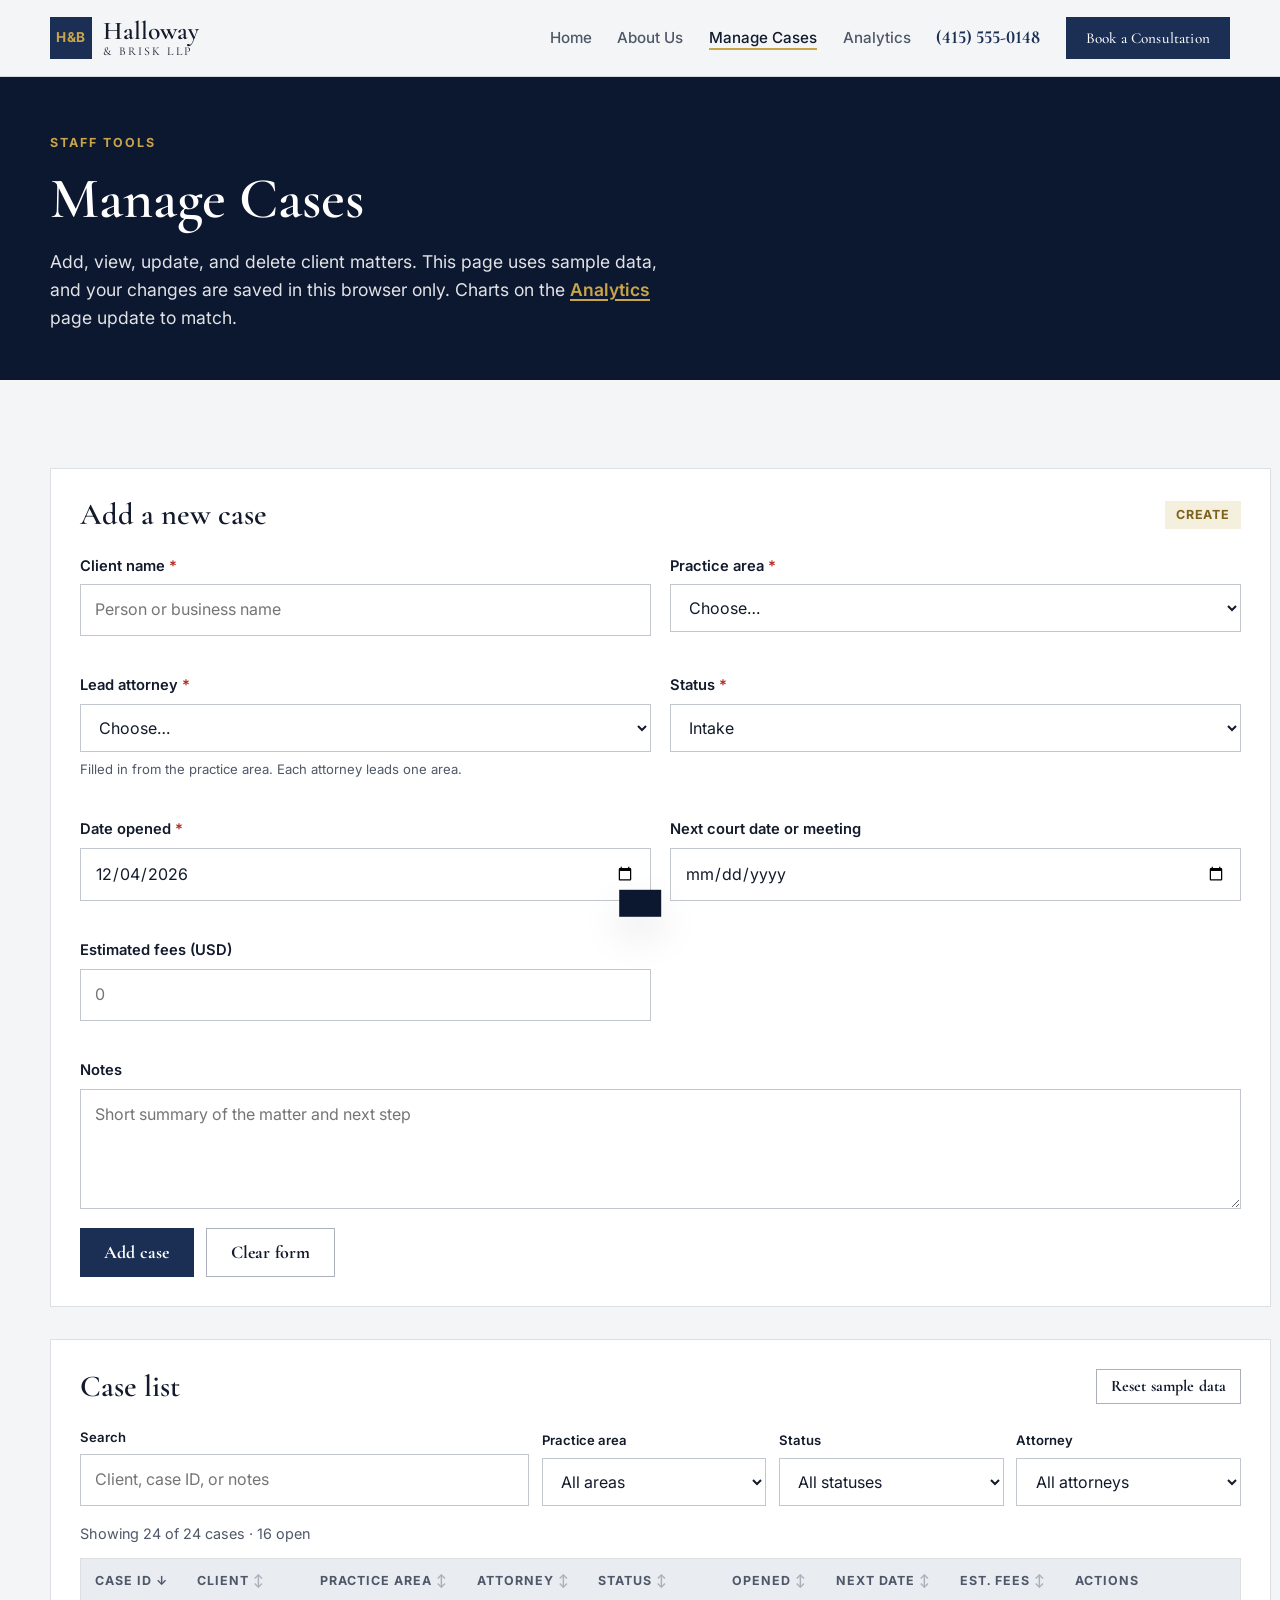
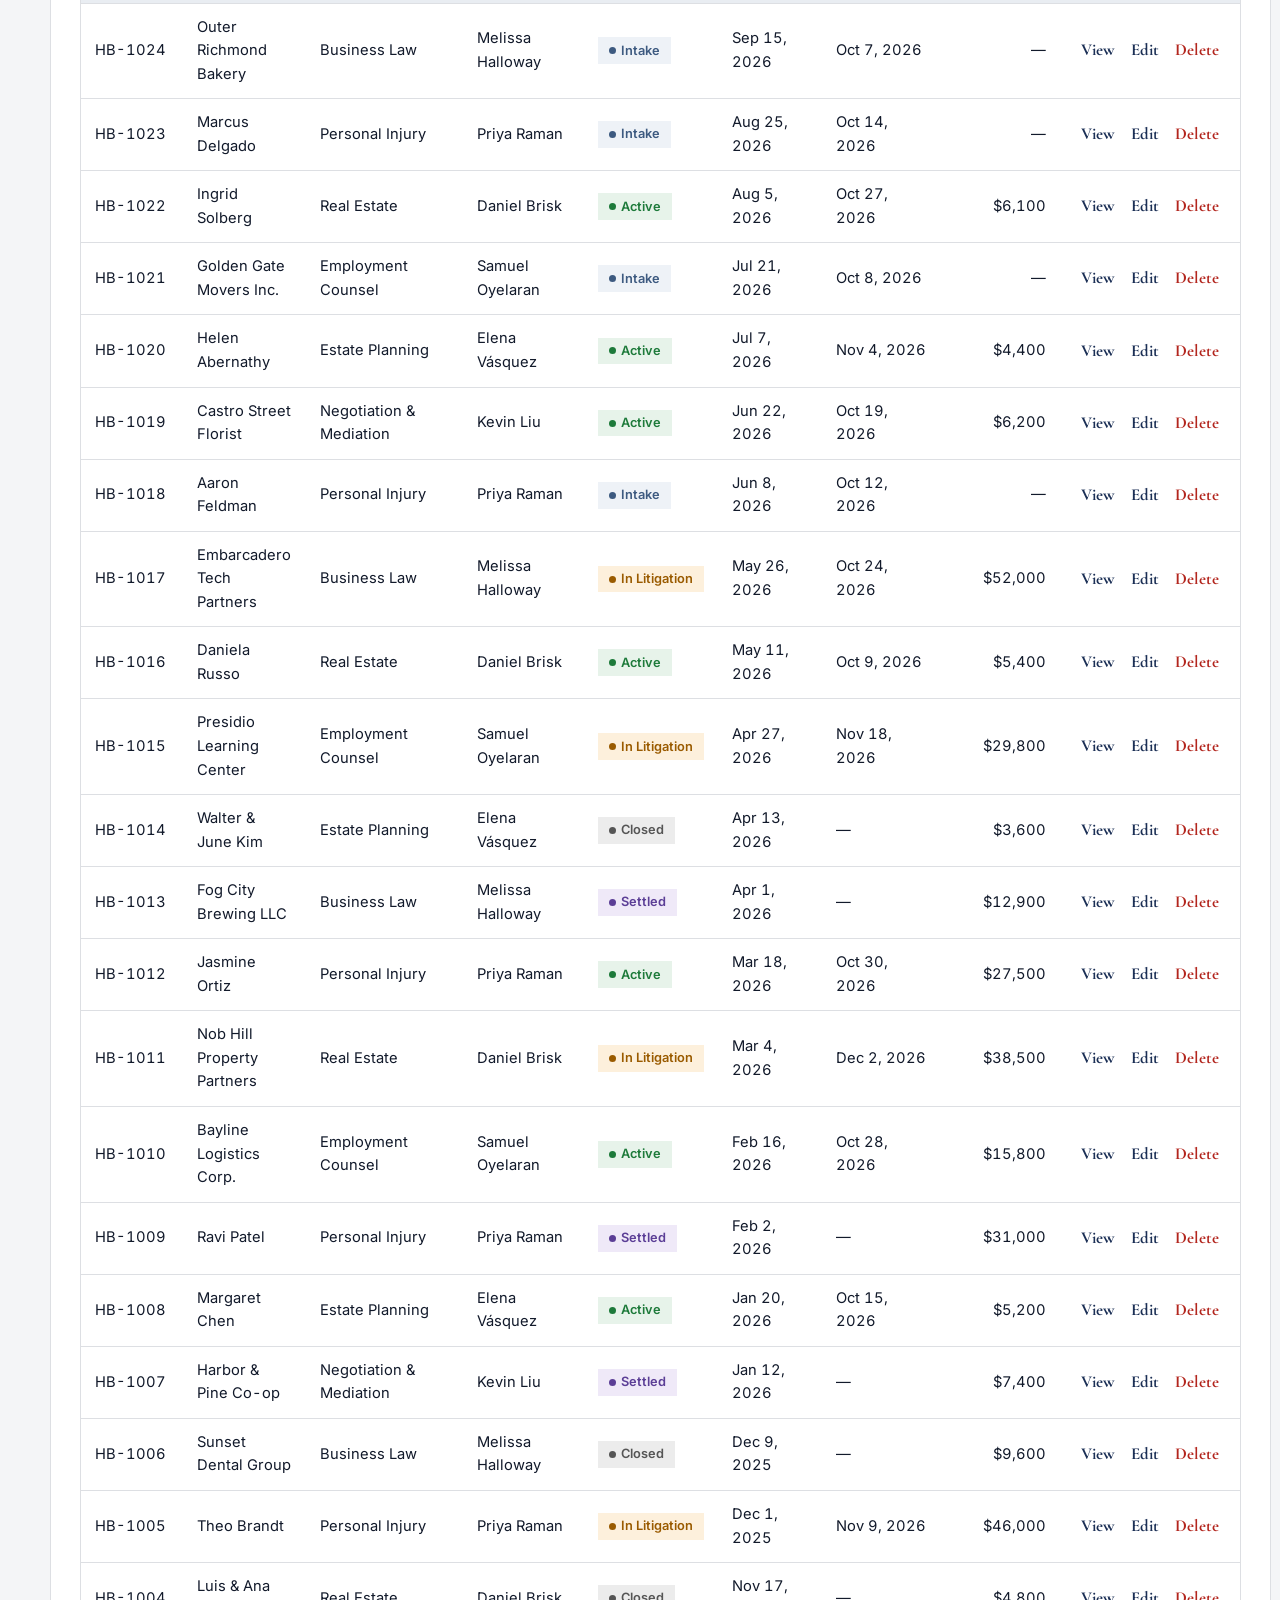
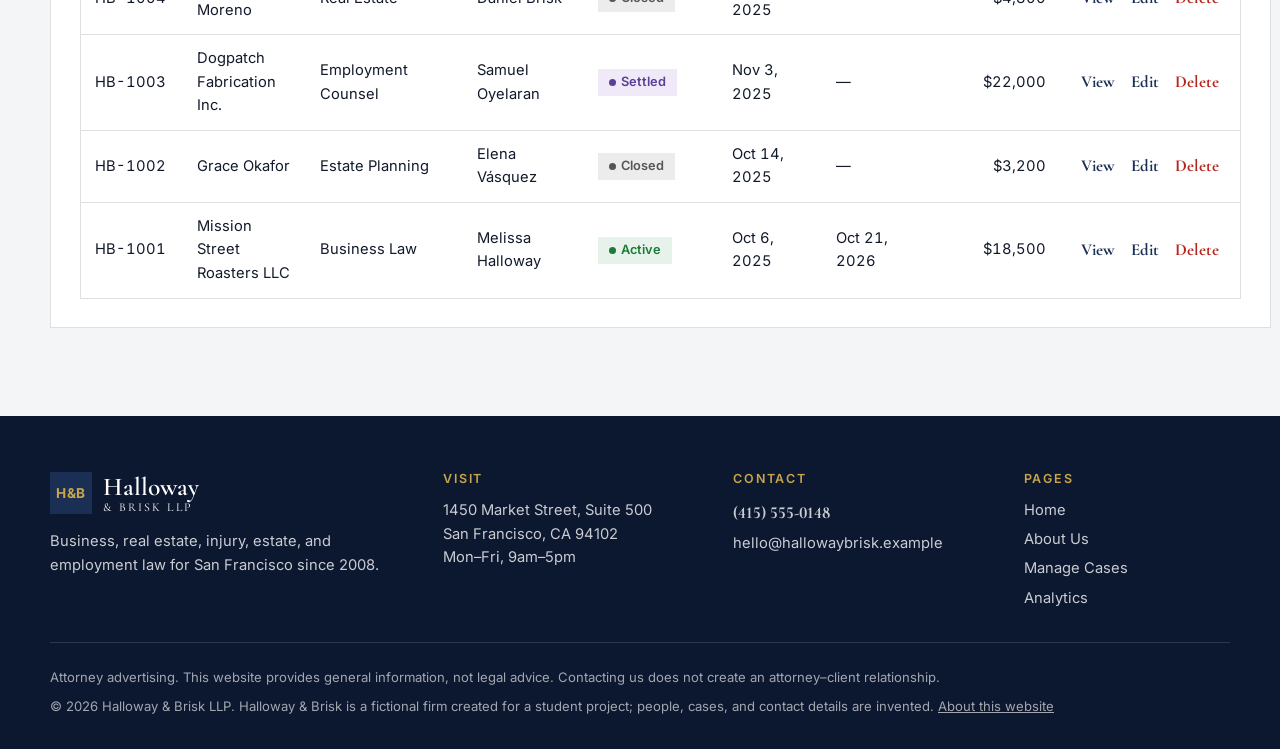
<file: managecases.html>
<!DOCTYPE html>
<html lang="en">
  <head>
    <meta charset="UTF-8" />
    <meta name="viewport" content="width=device-width, initial-scale=1.0" />
    <title>Manage Cases | Halloway &amp; Brisk LLP</title>
    <meta name="description" content="Add, view, update, and delete Halloway & Brisk LLP client matters (demo with sample data)." />
    <link rel="icon" href="data:image/svg+xml,%3Csvg xmlns='http://www.w3.org/2000/svg' viewBox='0 0 64 64'%3E%3Crect width='64' height='64' fill='%231b2f55'/%3E%3Ctext x='32' y='43' font-family='Georgia,serif' font-size='30' font-weight='700' fill='%23c9a54a' text-anchor='middle'%3EH%3C/text%3E%3C/svg%3E" />
    <link rel="preconnect" href="https://fonts.googleapis.com" />
    <link rel="preconnect" href="https://fonts.gstatic.com" crossorigin />
    <link
      href="https://fonts.googleapis.com/css2?family=Cormorant+Garamond:wght@600;700&family=Inter:wght@400;500;600;700&display=swap"
      rel="stylesheet"
    />
    <link rel="stylesheet" href="styles.css" />
  </head>
  <body>
    <a class="skip-link" href="#main">Skip to main content</a>

    <header class="site-header">
      <div class="container nav-wrap">
        <a href="index.html" class="brand" aria-label="Halloway &amp; Brisk LLP home">
          <span class="brand-mark" aria-hidden="true">H&amp;B</span>
          <span class="brand-text"><strong>Halloway</strong><small>&amp; Brisk LLP</small></span>
        </a>
        <button class="nav-toggle" type="button" aria-label="Open menu" aria-expanded="false" aria-controls="site-nav">
          <span></span><span></span><span></span>
        </button>
        <nav class="site-nav" id="site-nav" aria-label="Main navigation">
          <a href="index.html">Home</a>
          <a href="aboutus.html">About Us</a>
          <a href="managecases.html" aria-current="page">Manage Cases</a>
          <a href="analytics.html">Analytics</a>
          <a href="tel:+14155550148" class="nav-phone">(415) 555-0148</a>
          <a href="index.html#contact" class="btn btn-primary nav-cta">Book a Consultation</a>
        </nav>
      </div>
    </header>

    <main id="main">
      <section class="page-hero compact">
        <div class="container">
          <p class="eyebrow">Staff tools</p>
          <h1>Manage Cases</h1>
          <p class="lead">
            Add, view, update, and delete client matters. This page uses sample data, and your changes are saved in this
            browser only. Charts on the <a class="text-link" href="analytics.html">Analytics</a> page update to match.
          </p>
        </div>
      </section>

      <section class="section">
        <div class="container crud-layout">
          <form class="panel" id="caseForm" novalidate>
            <div class="panel-head">
              <h2 id="formTitle">Add a new case</h2>
              <span class="mode-badge" id="modeBadge">Create</span>
            </div>

            <div class="form-grid">
              <div class="field">
                <label for="f-client">Client name <span class="req" aria-hidden="true">*</span></label>
                <input id="f-client" name="client" type="text" required aria-describedby="f-client-error" placeholder="Person or business name" />
                <p class="field-error" id="f-client-error" aria-live="polite"></p>
              </div>
              <div class="field">
                <label for="f-area">Practice area <span class="req" aria-hidden="true">*</span></label>
                <select id="f-area" name="area" required aria-describedby="f-area-error"></select>
                <p class="field-error" id="f-area-error" aria-live="polite"></p>
              </div>
              <div class="field">
                <label for="f-attorney">Lead attorney <span class="req" aria-hidden="true">*</span></label>
                <select id="f-attorney" name="attorney" required aria-describedby="f-attorney-hint f-attorney-error"></select>
                <p class="field-hint" id="f-attorney-hint">Filled in from the practice area. Each attorney leads one area.</p>
                <p class="field-error" id="f-attorney-error" aria-live="polite"></p>
              </div>
              <div class="field">
                <label for="f-status">Status <span class="req" aria-hidden="true">*</span></label>
                <select id="f-status" name="status" required aria-describedby="f-status-error"></select>
                <p class="field-error" id="f-status-error" aria-live="polite"></p>
              </div>
              <div class="field">
                <label for="f-opened">Date opened <span class="req" aria-hidden="true">*</span></label>
                <input id="f-opened" name="opened" type="date" required aria-describedby="f-opened-error" />
                <p class="field-error" id="f-opened-error" aria-live="polite"></p>
              </div>
              <div class="field">
                <label for="f-next">Next court date or meeting</label>
                <input id="f-next" name="nextDate" type="date" aria-describedby="f-next-error" />
                <p class="field-error" id="f-next-error" aria-live="polite"></p>
              </div>
              <div class="field">
                <label for="f-fees">Estimated fees (USD)</label>
                <input id="f-fees" name="fees" type="number" min="0" step="100" inputmode="numeric" placeholder="0" aria-describedby="f-fees-error" />
                <p class="field-error" id="f-fees-error" aria-live="polite"></p>
              </div>
              <div class="field span-2">
                <label for="f-notes">Notes</label>
                <textarea id="f-notes" name="notes" rows="3" placeholder="Short summary of the matter and next step"></textarea>
              </div>
            </div>

            <div class="form-actions">
              <button type="submit" class="btn btn-primary" id="saveBtn">Add case</button>
              <button type="button" class="btn btn-secondary" id="cancelBtn" hidden>Cancel editing</button>
              <button type="reset" class="btn btn-secondary" id="clearBtn">Clear form</button>
            </div>
          </form>

          <div class="panel">
            <div class="panel-head">
              <h2>Case list</h2>
              <button type="button" class="btn btn-secondary btn-small" id="resetBtn">Reset sample data</button>
            </div>

            <div class="toolbar" role="search">
              <div class="field">
                <label for="q">Search</label>
                <input id="q" type="search" placeholder="Client, case ID, or notes" />
              </div>
              <div class="field">
                <label for="filterArea">Practice area</label>
                <select id="filterArea"></select>
              </div>
              <div class="field">
                <label for="filterStatus">Status</label>
                <select id="filterStatus"></select>
              </div>
              <div class="field">
                <label for="filterAttorney">Attorney</label>
                <select id="filterAttorney"></select>
              </div>
            </div>

            <p class="result-count" id="resultCount" aria-live="polite"></p>

            <div class="table-wrap">
              <table class="data-table" id="caseTable">
                <caption class="visually-hidden">Client matters</caption>
                <thead>
                  <tr>
                    <th scope="col" data-key="id"><button class="sort-btn" type="button">Case ID</button></th>
                    <th scope="col" data-key="client"><button class="sort-btn" type="button">Client</button></th>
                    <th scope="col" data-key="area"><button class="sort-btn" type="button">Practice area</button></th>
                    <th scope="col" data-key="attorney"><button class="sort-btn" type="button">Attorney</button></th>
                    <th scope="col" data-key="status"><button class="sort-btn" type="button">Status</button></th>
                    <th scope="col" data-key="opened"><button class="sort-btn" type="button">Opened</button></th>
                    <th scope="col" data-key="nextDate"><button class="sort-btn" type="button">Next date</button></th>
                    <th scope="col" data-key="fees" class="num"><button class="sort-btn" type="button">Est. fees</button></th>
                    <th scope="col">Actions</th>
                  </tr>
                </thead>
                <tbody id="caseRows"></tbody>
              </table>
            </div>
          </div>
        </div>
      </section>
    </main>

    <dialog id="viewDialog" aria-labelledby="viewTitle">
      <h2 id="viewTitle">Case details</h2>
      <dl class="detail-list" id="viewBody"></dl>
      <div class="form-actions">
        <button type="button" class="btn btn-primary" id="viewEditBtn">Edit this case</button>
        <button type="button" class="btn btn-secondary" data-close>Close</button>
      </div>
    </dialog>

    <dialog id="confirmDialog" aria-labelledby="confirmTitle">
      <h2 id="confirmTitle">Delete case?</h2>
      <p id="confirmText"></p>
      <div class="form-actions">
        <button type="button" class="btn btn-danger" id="confirmBtn">Delete</button>
        <button type="button" class="btn btn-secondary" data-close>Cancel</button>
      </div>
    </dialog>

    <div class="toast" id="toast" role="status" aria-live="polite"></div>

    <footer class="site-footer">
      <div class="container footer-grid">
        <div>
          <a href="index.html" class="brand">
            <span class="brand-mark" aria-hidden="true">H&amp;B</span>
            <span class="brand-text"><strong>Halloway</strong><small>&amp; Brisk LLP</small></span>
          </a>
          <p>Business, real estate, injury, estate, and employment law for San Francisco since 2008.</p>
        </div>
        <div>
          <h2 class="footer-title">Visit</h2>
          <address>1450 Market Street, Suite 500<br />San Francisco, CA 94102<br />Mon–Fri, 9am–5pm</address>
        </div>
        <div>
          <h2 class="footer-title">Contact</h2>
          <div class="footer-links">
            <a class="phone" href="tel:+14155550148">(415) 555-0148</a>
            <a href="mailto:hello@hallowaybrisk.example">hello@hallowaybrisk.example</a>
          </div>
        </div>
        <div>
          <h2 class="footer-title">Pages</h2>
          <nav class="footer-links" aria-label="Footer">
            <a href="index.html">Home</a>
            <a href="aboutus.html">About Us</a>
            <a href="managecases.html">Manage Cases</a>
            <a href="analytics.html">Analytics</a>
          </nav>
        </div>
      </div>
      <div class="container footer-legal">
        <p>
          Attorney advertising. This website provides general information, not legal advice. Contacting us does not
          create an attorney–client relationship.
        </p>
        <p>
          © <span class="js-year">2026</span> Halloway &amp; Brisk LLP. Halloway &amp; Brisk is a fictional firm
          created for a student project; people, cases, and contact details are invented.
          <a href="aboutus.html#developer">About this website</a>
        </p>
      </div>
    </footer>

    <script src="js/main.js" defer></script>
    <script src="js/data.js" defer></script>
    <script src="js/manage.js" defer></script>
  </body>
</html>
</file>
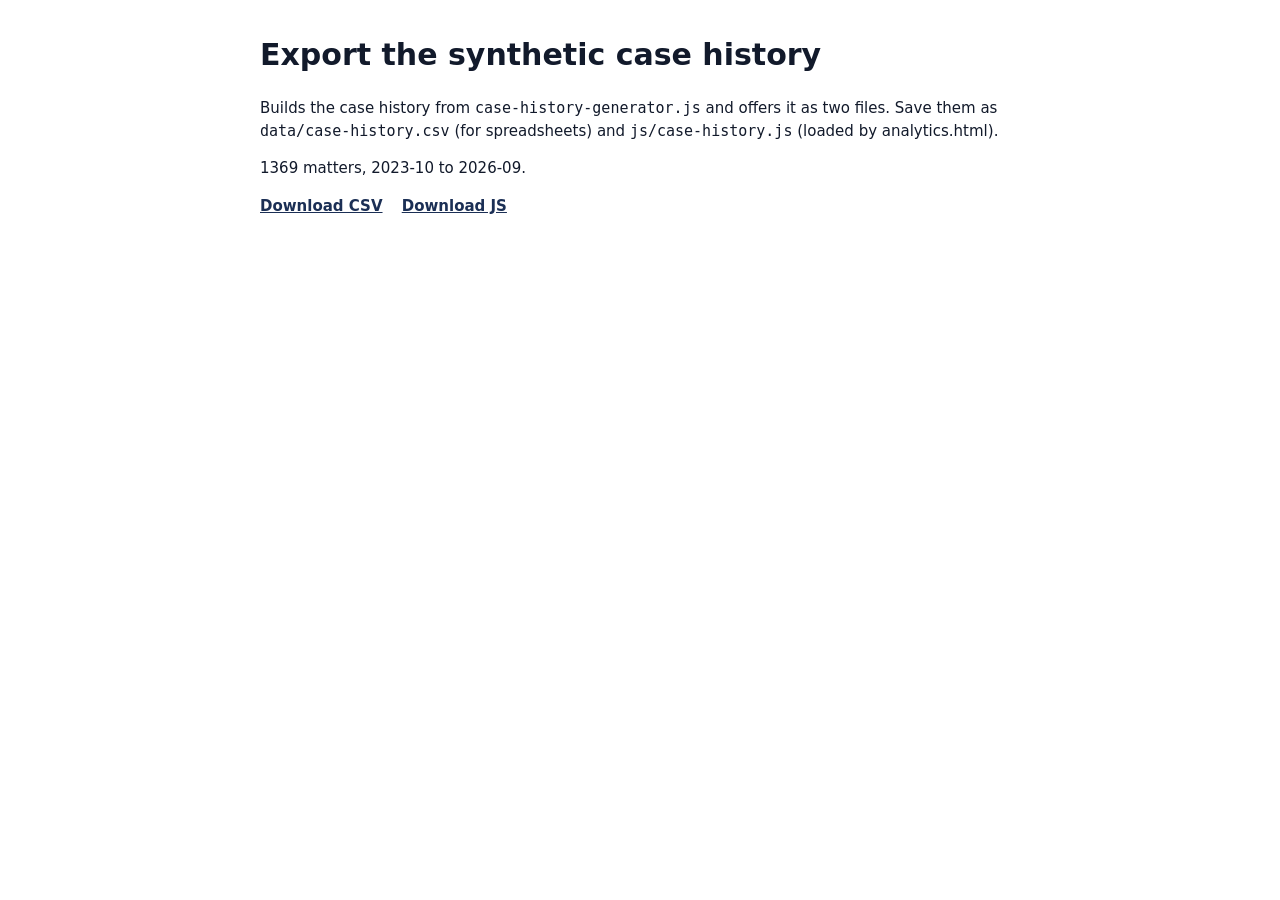
<file: tools/export-case-history.html>
<!DOCTYPE html>
<html lang="en">
  <head>
    <meta charset="UTF-8" />
    <meta name="viewport" content="width=device-width, initial-scale=1.0" />
    <title>Export case history</title>
    <style>
      body { font: 15px/1.5 system-ui, sans-serif; max-width: 760px; margin: 2rem auto; padding: 0 1rem; color: #121a2b; background: #fff; }
      a { color: #1b2f55; font-weight: 600; margin-right: 1.2rem; }
      pre[hidden] { display: none; }
    </style>
  </head>
  <body>
    <h1>Export the synthetic case history</h1>
    <p>
      Builds the case history from <code>case-history-generator.js</code> and offers it as two files. Save them as
      <code>data/case-history.csv</code> (for spreadsheets) and <code>js/case-history.js</code> (loaded by analytics.html).
    </p>
    <p id="summary"></p>
    <p><a id="csvLink" download="case-history.csv">Download CSV</a><a id="jsLink" download="case-history.js">Download JS</a></p>
    <pre id="csvB64" hidden></pre>
    <pre id="jsB64" hidden></pre>

    <script src="../js/data.js"></script>
    <script src="case-history-generator.js"></script>
    <script>
      (() => {
        const AREAS = HB.practiceAreas;
        const STATUSES = HB.statuses;
        const OUTCOMES = ['Settled', 'Completed', 'Trial verdict', 'Dismissed or withdrawn', 'Still open'];
        const SOURCES = ['Client referral', 'Professional referral', 'Online search', 'Returning client'];
        const windowStart = `${HB_HISTORY.months[0]}-01`;
        const DAY = 86400000;

        // Keep every matter that was open at some point in the three-year window. Warm-up matters
        // that closed before it began never appear in any chart.
        const cases = HB_HISTORY.cases.filter((c) => !c.resolved || c.resolved >= windowStart);

        const days = (c) => (c.resolved ? Math.round((Date.parse(c.resolved) - Date.parse(c.opened)) / DAY) : '');
        const csv = [
          'id,practice_area,attorney_id,attorney_name,status,opened,resolved,days_to_resolve,outcome,referral_source,fees_usd,litigated',
          ...cases.map((c) =>
            [c.id, c.area, c.attorney, HB.attorneyName(c.attorney), c.status, c.opened, c.resolved, days(c), c.outcome, c.source, c.fees, c.litigated ? 'yes' : 'no'].join(',')
          ),
        ].join('\n') + '\n';

        const row = (c) =>
          `[${JSON.stringify(c.id)},${AREAS.indexOf(c.area)},${JSON.stringify(c.attorney)},${STATUSES.indexOf(c.status)},${JSON.stringify(c.opened)},${JSON.stringify(c.resolved)},${OUTCOMES.indexOf(c.outcome)},${SOURCES.indexOf(c.source)},${c.fees},${c.litigated ? 1 : 0}]`;
        const js = `// Synthetic case history for Halloway & Brisk LLP, used by analytics.html.
// Generated by tools/export-case-history.html. Do not edit by hand; rebuild it from tools/case-history-generator.js.
// The same ${cases.length} records are in data/case-history.csv. None of it is real client data.
// Covers every matter open at some point from ${HB_HISTORY.months[0]} through ${HB_HISTORY.months[HB_HISTORY.months.length - 1]} (as of ${HB_HISTORY.asOf}).

const HB_HISTORY = (() => {
  const AREAS = ${JSON.stringify(AREAS)};
  const STATUSES = ${JSON.stringify(STATUSES)};
  const OUTCOMES = ${JSON.stringify(OUTCOMES)};
  const SOURCES = ${JSON.stringify(SOURCES)};

  // id, area, attorney, status, opened, resolved ('' while open), outcome, source, fees (USD), litigated
  const rows = [
${cases.map((c) => `    ${row(c)},`).join('\n')}
  ];

  const months = ${JSON.stringify(HB_HISTORY.months)};

  const cases = rows.map((r) => ({
    id: r[0],
    area: AREAS[r[1]],
    attorney: r[2],
    status: STATUSES[r[3]],
    opened: r[4],
    resolved: r[5],
    outcome: OUTCOMES[r[6]],
    source: SOURCES[r[7]],
    fees: r[8],
    litigated: r[9] === 1,
  }));

  return { asOf: ${JSON.stringify(HB_HISTORY.asOf)}, months, cases };
})();
`;

        const b64 = (text) => {
          const bytes = new TextEncoder().encode(text);
          let bin = '';
          bytes.forEach((b) => {
            bin += String.fromCharCode(b);
          });
          return btoa(bin);
        };
        document.getElementById('csvB64').textContent = b64(csv);
        document.getElementById('jsB64').textContent = b64(js);
        document.getElementById('csvLink').href = URL.createObjectURL(new Blob([csv], { type: 'text/csv' }));
        document.getElementById('jsLink').href = URL.createObjectURL(new Blob([js], { type: 'text/javascript' }));
        document.getElementById('summary').textContent = `${cases.length} matters, ${HB_HISTORY.months[0]} to ${HB_HISTORY.months[HB_HISTORY.months.length - 1]}.`;
      })();
    </script>
  </body>
</html>
</file>
<file: styles.css>
/* Halloway & Brisk LLP — shared styles for all pages */

:root {
  --bg: #f4f5f7;
  --surface: #ffffff;
  --surface-alt: #e9edf2;
  --ink: #121a2b;
  --muted: #4f5868;
  --primary: #1b2f55;
  --primary-dark: #0f1e3a;
  --accent: #c9a54a;
  --gold-text: #7d621c;
  --night: #0c1730;
  --line: rgba(15, 30, 58, 0.14);
  --focus: #1f5fbf;
  --good: #1d7a3a;
  --warn: #9a5b00;
  --danger: #b3261e;
  --shadow: 0 18px 40px rgba(12, 23, 48, 0.1);
  --radius: 0;
  --container: 1180px;
  --header-h: 76px;
  --serif: "Cormorant Garamond", Georgia, "Times New Roman", serif;
  --sans: "Inter", "Segoe UI", system-ui, -apple-system, sans-serif;
}

* {
  box-sizing: border-box;
}

html {
  scroll-behavior: smooth;
}

body {
  margin: 0;
  font-family: var(--sans);
  background: var(--bg);
  color: var(--ink);
  line-height: 1.6;
  font-variant-numeric: lining-nums;
}

img {
  max-width: 100%;
  display: block;
}

a {
  color: inherit;
  text-decoration: none;
}

button,
input,
select,
textarea {
  font: inherit;
}

:focus-visible {
  outline: 3px solid var(--focus);
  outline-offset: 2px;
}

[id] {
  scroll-margin-top: calc(var(--header-h) + 16px);
}

.container {
  width: min(var(--container), calc(100% - 2rem));
  margin: 0 auto;
}

.section {
  padding: 5.5rem 0;
}

.alt-section {
  background: var(--surface-alt);
}

.skip-link {
  position: absolute;
  left: 1rem;
  top: -100px;
  z-index: 100;
  background: var(--surface);
  padding: 0.6rem 1rem;
  border-radius: 0;
}

.skip-link:focus {
  top: 1rem;
}

[hidden] {
  display: none !important;
}

.visually-hidden {
  position: absolute;
  width: 1px;
  height: 1px;
  overflow: hidden;
  clip: rect(0 0 0 0);
  white-space: nowrap;
}

/* ---------- Header & navigation ---------- */

.site-header {
  position: sticky;
  top: 0;
  z-index: 20;
  background: rgba(244, 245, 247, 0.95);
  backdrop-filter: blur(14px);
  border-bottom: 1px solid var(--line);
}

.nav-wrap {
  position: relative;
  display: flex;
  align-items: center;
  justify-content: space-between;
  min-height: var(--header-h);
  gap: 1.5rem;
}

.brand {
  display: inline-flex;
  align-items: center;
  gap: 0.7rem;
}

.brand-mark {
  display: grid;
  place-items: center;
  width: 42px;
  height: 42px;
  border-radius: 0;
  background: var(--primary);
  color: var(--accent);
  font-weight: 700;
  font-size: 0.85rem;
  letter-spacing: 0.06em;
}

.brand-text {
  display: flex;
  flex-direction: column;
  line-height: 1.05;
  font-family: var(--serif);
}

.brand-text strong {
  font-size: 1.6rem;
  font-weight: 600;
}

.brand-text small {
  font-size: 0.75rem;
  letter-spacing: 0.18em;
  text-transform: uppercase;
}

.site-nav {
  display: flex;
  align-items: center;
  gap: 1.6rem;
}

.site-nav a {
  color: var(--muted);
  font-weight: 500;
  font-size: 0.95rem;
}

.site-nav a:hover,
.site-nav a[aria-current="page"] {
  color: var(--ink);
}

.site-nav a[aria-current="page"] {
  box-shadow: inset 0 -2px 0 var(--accent);
}

.site-nav .nav-phone {
  color: var(--primary);
  font-family: var(--serif);
  font-size: 1.15rem;
  font-weight: 700;
  white-space: nowrap;
}

.site-nav .nav-cta {
  color: #fff;
  padding: 0.7rem 1.2rem;
}

.site-nav .nav-cta:hover {
  color: #fff;
}

.nav-toggle {
  display: none;
  flex-direction: column;
  justify-content: center;
  gap: 5px;
  width: 44px;
  height: 44px;
  border: 1px solid var(--line);
  border-radius: 0;
  background: var(--surface);
  cursor: pointer;
}

.nav-toggle span {
  display: block;
  width: 18px;
  height: 2px;
  margin: 0 auto;
  background: var(--ink);
}

/* ---------- Buttons ---------- */

.btn {
  display: inline-flex;
  align-items: center;
  justify-content: center;
  gap: 0.5rem;
  border: 1px solid transparent;
  border-radius: 0;
  padding: 0.8rem 1.45rem;
  font-family: var(--serif);
  font-size: 1.12rem;
  font-weight: 700;
  letter-spacing: 0.01em;
  line-height: 1.2;
  cursor: pointer;
  transition: transform 0.2s ease, background-color 0.2s ease, border-color 0.2s ease;
}

.btn:hover {
  transform: translateY(-1px);
}

.btn-primary {
  background: var(--primary);
  color: #fff;
}

.btn-primary:hover {
  background: var(--primary-dark);
  border-color: var(--accent);
}

.hero-actions .btn-primary {
  background: var(--accent);
  color: var(--night);
}

.hero-actions .btn-primary:hover {
  background: #d9b85e;
  border-color: #d9b85e;
}

.btn-secondary {
  background: transparent;
  border-color: rgba(15, 30, 58, 0.35);
  color: var(--ink);
}

.btn-light {
  background: rgba(255, 255, 255, 0.12);
  border-color: rgba(255, 255, 255, 0.55);
  color: #fff;
}

.btn-danger {
  background: var(--danger);
  color: #fff;
}

.btn-small {
  padding: 0.45rem 0.85rem;
  font-size: 1rem;
}

.btn-link {
  background: none;
  border: 0;
  padding: 0.3rem 0.4rem;
  color: var(--primary);
  font-family: var(--serif);
  font-size: 1.05rem;
  font-weight: 700;
  cursor: pointer;
  border-radius: 0;
}

.btn-link:hover {
  text-decoration: underline;
}

.btn-link.danger {
  color: var(--danger);
}

.full-width {
  width: 100%;
}

/* ---------- Type ---------- */

h1,
h2,
h3 {
  margin: 0 0 1rem;
  line-height: 1.12;
  text-wrap: balance;
}

h1,
h2 {
  font-family: var(--serif);
  font-weight: 600;
}

h1 {
  font-size: clamp(2.8rem, 5vw, 4.8rem);
}

h2 {
  font-size: clamp(2.1rem, 3vw, 3.1rem);
}

h3 {
  font-size: 1.15rem;
}

.eyebrow {
  margin: 0 0 0.9rem;
  color: var(--gold-text);
  font-size: 0.78rem;
  letter-spacing: 0.16em;
  text-transform: uppercase;
  font-weight: 700;
}

.lead {
  max-width: 620px;
  font-size: 1.1rem;
  color: var(--muted);
}

.section-heading {
  max-width: 760px;
  margin-bottom: 2.5rem;
}

.section-heading p:not(.eyebrow) {
  color: var(--muted);
  margin: 0;
}

.disclaimer {
  margin: 1.5rem 0 0;
  font-size: 0.85rem;
  color: var(--muted);
  max-width: 820px;
}

.text-link {
  color: var(--primary);
  font-weight: 600;
  text-decoration: underline;
  text-underline-offset: 3px;
  text-decoration-color: var(--accent);
  text-decoration-thickness: 2px;
}

/* ---------- Home hero (photo) ---------- */

.hero {
  position: relative;
  isolation: isolate;
  color: #fff;
  padding: 6rem 0 5rem;
  overflow: hidden;
  background: var(--night);
}

.hero-bg {
  position: absolute;
  inset: 0;
  z-index: -2;
  width: 100%;
  height: 100%;
  object-fit: cover;
  object-position: center 40%;
}

.hero::after {
  content: "";
  position: absolute;
  inset: 0;
  z-index: -1;
  background: linear-gradient(90deg, rgba(10, 20, 42, 0.88) 0%, rgba(10, 20, 42, 0.66) 50%, rgba(10, 20, 42, 0.35) 100%);
}

.hero-grid {
  display: grid;
  grid-template-columns: minmax(0, 1.25fr) minmax(0, 0.75fr);
  gap: 3rem;
  align-items: center;
}

.hero .eyebrow {
  color: var(--accent);
}

.hero h1 {
  max-width: 600px;
}

.hero .lead {
  color: rgba(255, 255, 255, 0.86);
}

.hero-actions {
  display: flex;
  flex-wrap: wrap;
  gap: 1rem;
  margin-top: 2rem;
}

.hero-highlights {
  list-style: none;
  padding: 0;
  margin: 2rem 0 0;
  display: grid;
  gap: 0.6rem;
  color: rgba(255, 255, 255, 0.86);
}

.hero-highlights li::before {
  content: "✓";
  color: var(--accent);
  margin-right: 0.7rem;
  font-weight: 700;
}

.hero-card {
  background: var(--surface);
  color: var(--ink);
  border-radius: var(--radius);
  padding: 2rem;
  border-top: 4px solid var(--accent);
  box-shadow: var(--shadow);
}

.hero-card h2 {
  font-size: 2rem;
  margin-bottom: 0.5rem;
}

.hero-card p {
  color: var(--muted);
  margin: 0 0 1.2rem;
}

.hero-card .big-phone {
  display: block;
  font-family: var(--serif);
  font-size: 2.4rem;
  font-weight: 700;
  color: var(--primary);
  margin-bottom: 0.4rem;
}

.hero-card dl {
  display: grid;
  grid-template-columns: auto 1fr;
  gap: 0.4rem 1rem;
  margin: 1.2rem 0 1.5rem;
  padding-top: 1.2rem;
  border-top: 1px solid var(--line);
  font-size: 0.92rem;
}

.hero-card dt {
  color: var(--muted);
}

.hero-card dd {
  margin: 0;
}

/* ---------- Inner-page banner (photo) ---------- */

.page-hero {
  position: relative;
  isolation: isolate;
  color: #fff;
  padding: 5rem 0 4rem;
  overflow: hidden;
  background: var(--night);
}

.page-hero img {
  position: absolute;
  inset: 0;
  z-index: -2;
  width: 100%;
  height: 100%;
  object-fit: cover;
}

.page-hero::after {
  content: "";
  position: absolute;
  inset: 0;
  z-index: -1;
  background: linear-gradient(90deg, rgba(10, 20, 42, 0.85), rgba(10, 20, 42, 0.45));
}

.page-hero .eyebrow {
  color: var(--accent);
}

.page-hero h1 {
  font-size: clamp(2.5rem, 4.5vw, 4rem);
  max-width: 760px;
}

.page-hero .lead {
  color: rgba(255, 255, 255, 0.88);
  margin: 0;
}

.page-hero .text-link {
  color: var(--accent);
}

.page-hero.compact {
  padding: 3.5rem 0 3rem;
  background: var(--night);
}

.page-hero.compact::after {
  display: none;
}

/* ---------- Trust bar ---------- */

.trust-bar {
  background: var(--night);
  color: #f4f5f7;
  padding: 1.6rem 0;
}

.trust-grid {
  display: grid;
  grid-template-columns: repeat(4, minmax(0, 1fr));
  gap: 1rem;
  margin: 0;
}

.trust-grid div {
  display: flex;
  flex-direction: column-reverse;
  align-items: center;
  text-align: center;
}

.trust-grid dd {
  margin: 0;
  font-family: var(--serif);
  font-size: clamp(1.8rem, 2.8vw, 2.5rem);
  font-weight: 700;
  line-height: 1.15;
  color: var(--accent);
}

.trust-grid dt {
  color: rgba(255, 255, 255, 0.72);
  font-size: 0.86rem;
}

/* ---------- Split sections ---------- */

.split {
  display: grid;
  grid-template-columns: 1fr 1fr;
  gap: 3.5rem;
  align-items: center;
}

.split-image img {
  border-radius: var(--radius);
  width: 100%;
  height: auto;
  aspect-ratio: 5 / 4;
  object-fit: cover;
  box-shadow: var(--shadow);
}

.split-copy p {
  color: var(--muted);
}

.signature-box {
  display: flex;
  align-items: center;
  justify-content: space-between;
  gap: 1rem;
  margin-top: 2rem;
  padding-top: 1.5rem;
  border-top: 1px solid var(--line);
}

.signature-box strong,
.signature-box span {
  display: block;
}

.signature-box span {
  color: var(--muted);
}

/* ---------- Cards ---------- */

.card-grid {
  display: grid;
  grid-template-columns: repeat(3, minmax(0, 1fr));
  gap: 1.5rem;
}

.info-card {
  display: flex;
  flex-direction: column;
  background: var(--surface);
  border: 1px solid var(--line);
  border-radius: var(--radius);
  padding: 1.8rem 1.5rem;
}

.info-card p {
  margin: 0 0 1.2rem;
  color: var(--muted);
}

.info-card .text-link {
  margin-top: auto;
}

.icon {
  width: 48px;
  height: 48px;
  display: grid;
  place-items: center;
  border-radius: 0;
  background: rgba(201, 165, 74, 0.16);
  color: var(--primary);
  margin-bottom: 1rem;
}

.icon svg {
  width: 24px;
  height: 24px;
}

.results-grid {
  display: grid;
  grid-template-columns: 1.5fr 1fr 1fr;
  gap: 1.5rem;
}

.result-card {
  background: var(--surface);
  border: 1px solid var(--line);
  border-radius: var(--radius);
  padding: 2rem;
}

.result-card p {
  margin: 0;
  color: var(--muted);
}

.result-card.large {
  background: var(--night);
  border-top: 4px solid var(--accent);
  padding-top: calc(2rem - 3px);
  color: #f4f5f7;
}

.result-card.large p {
  color: rgba(255, 255, 255, 0.8);
}

.result-card .result-tag {
  margin: 0 0 0.8rem;
  text-transform: uppercase;
  letter-spacing: 0.12em;
  font-size: 0.72rem;
  font-weight: 600;
}

.result-card h3 {
  font-family: var(--serif);
  font-size: clamp(1.7rem, 2.2vw, 2.3rem);
  font-weight: 600;
  margin-bottom: 0.6rem;
}

.process-grid {
  display: grid;
  grid-template-columns: repeat(4, minmax(0, 1fr));
  gap: 1.5rem;
  list-style: none;
  margin: 0;
  padding: 0;
  counter-reset: step;
}

.process-grid li {
  counter-increment: step;
  background: var(--surface);
  border: 1px solid var(--line);
  border-radius: var(--radius);
  padding: 1.8rem 1.4rem;
}

.process-grid li::before {
  content: "0" counter(step);
  display: inline-grid;
  place-items: center;
  width: 42px;
  height: 42px;
  margin-bottom: 1rem;
  border-radius: 0;
  background: var(--primary);
  color: var(--accent);
  font-weight: 700;
}

.process-grid p {
  margin: 0;
  color: var(--muted);
}

.testimonial-grid {
  display: grid;
  grid-template-columns: repeat(3, minmax(0, 1fr));
  gap: 1.5rem;
}

.testimonial-grid figure {
  margin: 0;
  display: flex;
  flex-direction: column;
  justify-content: space-between;
  gap: 1.2rem;
  padding: 1.8rem 1.5rem;
  background: var(--surface);
  border: 1px solid var(--line);
  border-radius: var(--radius);
}

.testimonial-grid blockquote {
  margin: 0;
}

.testimonial-grid figcaption {
  color: var(--muted);
  font-size: 0.92rem;
}

.testimonial-grid figcaption strong {
  display: block;
  color: var(--ink);
}

.stars {
  color: var(--accent);
  letter-spacing: 0.15em;
}

/* ---------- FAQ ---------- */

.faq-list {
  display: grid;
  gap: 0.8rem;
  max-width: 860px;
}

.faq-list details {
  background: var(--surface);
  border: 1px solid var(--line);
  border-radius: 0;
  padding: 0 1.4rem;
}

.faq-list summary {
  cursor: pointer;
  padding: 1.1rem 0;
  font-weight: 600;
  list-style-position: outside;
}

.faq-list details p {
  margin: 0 0 1.2rem;
  color: var(--muted);
}

/* ---------- Forms ---------- */

.form-card {
  background: var(--surface);
  border: 1px solid var(--line);
  border-radius: var(--radius);
  padding: 2rem;
  box-shadow: var(--shadow);
}

.form-grid {
  display: grid;
  grid-template-columns: repeat(2, minmax(0, 1fr));
  gap: 1rem 1.2rem;
}

.form-grid .span-2 {
  grid-column: 1 / -1;
}

.field {
  display: grid;
  gap: 0.4rem;
  align-content: start;
}

.field label,
.field legend {
  font-weight: 600;
  font-size: 0.92rem;
}

.field .req {
  color: var(--danger);
}

input,
select,
textarea {
  width: 100%;
  border: 1px solid rgba(15, 30, 58, 0.25);
  border-radius: 0;
  background: #fff;
  padding: 0.75rem 0.9rem;
  color: var(--ink);
}

input:focus-visible,
select:focus-visible,
textarea:focus-visible {
  outline: 3px solid var(--focus);
  outline-offset: 0;
  border-color: var(--focus);
}

textarea {
  resize: vertical;
  min-height: 120px;
}

.field-hint {
  margin: 0;
  font-size: 0.82rem;
  color: var(--muted);
}

.field-error {
  margin: 0;
  min-height: 1.2em;
  font-size: 0.82rem;
  color: var(--danger);
}

[aria-invalid="true"] {
  border-color: var(--danger);
}

.check {
  display: flex;
  gap: 0.6rem;
  align-items: flex-start;
  font-size: 0.88rem;
  color: var(--muted);
}

.check input {
  width: auto;
  margin-top: 0.25rem;
}

.radio-row {
  display: flex;
  flex-wrap: wrap;
  gap: 0.4rem 1.2rem;
  border: 0;
  padding: 0;
  margin: 0;
}

.radio-row label {
  display: flex;
  gap: 0.4rem;
  align-items: center;
  font-weight: 400;
}

.radio-row input {
  width: auto;
}

.form-note {
  margin: 1rem 0 0;
  color: var(--muted);
  font-size: 0.88rem;
}

.form-note.success {
  color: var(--good);
  font-weight: 600;
}

/* ---------- Contact ---------- */

.contact-grid {
  display: grid;
  grid-template-columns: minmax(0, 0.9fr) minmax(0, 1.1fr);
  gap: 3rem;
  align-items: start;
}

.contact-list {
  list-style: none;
  padding: 0;
  margin: 2rem 0 0;
  display: grid;
  gap: 1rem;
}

.contact-list li {
  display: grid;
  gap: 0.1rem;
}

.contact-list span {
  font-size: 0.78rem;
  text-transform: uppercase;
  letter-spacing: 0.12em;
  color: var(--muted);
  font-weight: 600;
}

.contact-list a {
  color: var(--primary);
  font-weight: 600;
}

.phone {
  font-family: var(--serif);
  font-size: 1.15em;
  font-weight: 700;
}

/* ---------- About page ---------- */

.timeline {
  list-style: none;
  margin: 0;
  padding: 0;
  display: grid;
  gap: 1.2rem;
  border-left: 2px solid var(--accent);
}

.timeline li {
  position: relative;
  padding-left: 1.5rem;
}

.timeline li::before {
  content: "";
  position: absolute;
  left: -7px;
  top: 0.45rem;
  width: 12px;
  height: 12px;
  border-radius: 50%;
  background: var(--primary);
}

.timeline strong {
  display: block;
  font-family: var(--serif);
  font-size: 1.4rem;
  line-height: 1.2;
}

.timeline span {
  color: var(--muted);
}

.values-grid {
  display: grid;
  grid-template-columns: repeat(3, minmax(0, 1fr));
  gap: 1.5rem;
}

.values-grid div {
  border-top: 2px solid var(--accent);
  padding-top: 1.2rem;
}

.values-grid p {
  margin: 0;
  color: var(--muted);
}

.team-grid {
  display: grid;
  grid-template-columns: repeat(3, minmax(0, 1fr));
  gap: 1.5rem;
}

.attorney-card {
  display: flex;
  flex-direction: column;
  gap: 0.9rem;
  background: var(--surface);
  border: 1px solid var(--line);
  border-radius: var(--radius);
  padding: 1.6rem;
}

.attorney-head {
  display: flex;
  gap: 1rem;
  align-items: center;
}

.monogram {
  flex: none;
  display: grid;
  place-items: center;
  width: 64px;
  height: 64px;
  border-radius: 0;
  background: var(--primary);
  color: var(--accent);
  font-family: var(--serif);
  font-size: 1.5rem;
  font-weight: 600;
}

.attorney-head h3 {
  margin: 0;
  font-family: var(--serif);
  font-size: 1.5rem;
  font-weight: 600;
}

.attorney-head p {
  margin: 0;
  color: var(--gold-text);
  font-weight: 600;
  font-size: 0.9rem;
}

.attorney-card > p {
  margin: 0;
  color: var(--muted);
}

.attorney-card dl {
  display: grid;
  grid-template-columns: auto 1fr;
  gap: 0.3rem 0.9rem;
  margin: 0;
  padding-top: 0.9rem;
  border-top: 1px solid var(--line);
  font-size: 0.88rem;
}

.attorney-card dt {
  color: var(--muted);
}

.attorney-card dd {
  margin: 0;
}

.attorney-card a {
  margin-top: auto;
  color: var(--primary);
  font-weight: 600;
  font-size: 0.9rem;
  overflow-wrap: anywhere;
}

.dev-card {
  display: grid;
  grid-template-columns: minmax(0, 1fr) minmax(0, 1fr);
  gap: 2.5rem;
  background: var(--surface);
  border: 1px solid var(--line);
  border-radius: var(--radius);
  padding: 2.2rem;
}

.dev-card p {
  color: var(--muted);
}


.tech-list {
  list-style: none;
  margin: 0;
  padding: 0;
  display: grid;
  gap: 0.7rem;
}

.tech-list li {
  padding-bottom: 0.7rem;
  border-bottom: 1px solid var(--line);
  color: var(--muted);
  font-size: 0.95rem;
}

.tech-list strong {
  color: var(--ink);
}

.placeholder {
  background: #fff3c4;
  padding: 0 0.25rem;
  border-radius: 0;
}

/* ---------- Manage cases (CRUD) ---------- */

.crud-layout {
  display: grid;
  gap: 2rem;
}

.panel {
  background: var(--surface);
  border: 1px solid var(--line);
  border-radius: var(--radius);
  padding: 1.8rem;
}

.panel-head {
  display: flex;
  flex-wrap: wrap;
  align-items: center;
  justify-content: space-between;
  gap: 1rem;
  margin-bottom: 1.4rem;
}

.panel-head h2 {
  font-size: 1.9rem;
  margin: 0;
}

.mode-badge {
  display: inline-block;
  padding: 0.25rem 0.7rem;
  border-radius: 0;
  font-size: 0.78rem;
  font-weight: 700;
  letter-spacing: 0.06em;
  text-transform: uppercase;
  background: rgba(201, 165, 74, 0.18);
  color: var(--gold-text);
}

.mode-badge.editing {
  background: #e6efff;
  color: var(--focus);
}

.form-actions {
  display: flex;
  flex-wrap: wrap;
  gap: 0.8rem;
  margin-top: 1.2rem;
}

.toolbar {
  display: grid;
  grid-template-columns: minmax(0, 2fr) repeat(3, minmax(0, 1fr));
  gap: 0.8rem;
  align-items: end;
  margin-bottom: 1rem;
}

.toolbar .field label {
  font-size: 0.82rem;
}

.result-count {
  margin: 0 0 0.8rem;
  color: var(--muted);
  font-size: 0.9rem;
}

.table-wrap {
  overflow-x: auto;
  border: 1px solid var(--line);
  border-radius: 0;
}

.data-table {
  width: 100%;
  border-collapse: collapse;
  min-width: 900px;
  font-size: 0.92rem;
  font-variant-numeric: tabular-nums;
}

.data-table th,
.data-table td {
  text-align: left;
  padding: 0.75rem 0.9rem;
  border-bottom: 1px solid var(--line);
  vertical-align: middle;
}

.data-table thead th {
  background: var(--surface-alt);
  font-size: 0.78rem;
  text-transform: uppercase;
  letter-spacing: 0.08em;
  color: var(--muted);
  white-space: nowrap;
}

.data-table tbody tr:last-child td {
  border-bottom: 0;
}

.data-table tbody tr:hover {
  background: #f6f8fb;
}

.data-table tr.flash {
  animation: flash 1.6s ease;
}

@keyframes flash {
  from {
    background: rgba(201, 165, 74, 0.3);
  }
  to {
    background: transparent;
  }
}

.data-table .num {
  text-align: right;
}

.sort-btn {
  background: none;
  border: 0;
  padding: 0;
  font: inherit;
  color: inherit;
  letter-spacing: inherit;
  text-transform: inherit;
  cursor: pointer;
}

.sort-btn::after {
  content: " ↕";
  opacity: 0.4;
}

th[aria-sort="ascending"] .sort-btn::after {
  content: " ↑";
  opacity: 1;
}

th[aria-sort="descending"] .sort-btn::after {
  content: " ↓";
  opacity: 1;
}

.row-actions {
  display: flex;
  gap: 0.2rem;
  white-space: nowrap;
}

.status {
  display: inline-flex;
  align-items: center;
  gap: 0.35rem;
  padding: 0.2rem 0.65rem;
  border-radius: 0;
  font-size: 0.8rem;
  font-weight: 600;
  white-space: nowrap;
}

.status::before {
  content: "";
  width: 7px;
  height: 7px;
  border-radius: 50%;
  background: currentColor;
}

.status-intake {
  background: #eef2f7;
  color: #3d5a80;
}

.status-active {
  background: #e7f3ea;
  color: var(--good);
}

.status-litigation {
  background: #fdf0dc;
  color: var(--warn);
}

.status-settled {
  background: #efe9f8;
  color: #5b3e96;
}

.status-closed {
  background: #ececec;
  color: #555;
}

.empty-state {
  padding: 2.5rem 1rem;
  text-align: center;
  color: var(--muted);
}

dialog {
  width: min(520px, calc(100% - 2rem));
  border: 0;
  border-radius: var(--radius);
  padding: 1.8rem;
  box-shadow: var(--shadow);
  color: var(--ink);
}

dialog::backdrop {
  background: rgba(10, 20, 42, 0.5);
}

dialog h2 {
  font-size: 1.8rem;
}

.detail-list {
  display: grid;
  grid-template-columns: auto 1fr;
  gap: 0.5rem 1.2rem;
  margin: 0 0 1.4rem;
}

.detail-list dt {
  color: var(--muted);
}

.detail-list dd {
  margin: 0;
}

.toast {
  position: fixed;
  left: 50%;
  bottom: 1.5rem;
  z-index: 50;
  transform: translate(-50%, 150%);
  background: var(--night);
  color: #fff;
  padding: 0.85rem 1.3rem;
  border-radius: 0;
  box-shadow: var(--shadow);
  transition: transform 0.25s ease;
  max-width: calc(100% - 2rem);
}

.toast.show {
  transform: translate(-50%, 0);
}

/* ---------- Analytics ---------- */

.filter-row {
  display: flex;
  flex-wrap: wrap;
  align-items: end;
  justify-content: space-between;
  gap: 1rem;
  margin-bottom: 1.5rem;
}

.filter-row .field {
  min-width: 240px;
}

.filter-row .section-heading {
  margin-bottom: 0;
}

.insights + .chart-grid {
  margin-top: 2rem;
}

.kpi-grid {
  display: grid;
  grid-template-columns: repeat(4, minmax(0, 1fr));
  gap: 1rem;
  margin-bottom: 1.5rem;
}

.kpi {
  background: var(--surface);
  border: 1px solid var(--line);
  border-radius: 0;
  padding: 1.2rem 1.3rem;
}

.kpi p {
  margin: 0;
  color: var(--muted);
  font-size: 0.85rem;
}

.kpi strong {
  display: block;
  font-size: 2rem;
  line-height: 1.2;
  margin: 0.2rem 0;
}

.chart-grid {
  display: grid;
  grid-template-columns: repeat(2, minmax(0, 1fr));
  gap: 1.5rem;
}

.chart-grid.three {
  grid-template-columns: repeat(3, minmax(0, 1fr));
}

.chart-card {
  margin: 0;
  background: var(--surface);
  border: 1px solid var(--line);
  border-radius: var(--radius);
  padding: 1.5rem;
  min-width: 0;
}

.chart-card.wide {
  grid-column: 1 / -1;
}

.chart-card h3 {
  margin-bottom: 0.3rem;
}

.chart-card .chart-sub {
  margin: 0 0 1rem;
  color: var(--muted);
  font-size: 0.9rem;
}

.chart-box {
  position: relative;
  height: 300px;
}

.chart-card.wide .chart-box {
  height: 340px;
}

.chart-card details {
  margin-top: 1rem;
  font-size: 0.88rem;
}

.chart-card summary {
  cursor: pointer;
  color: var(--primary);
  font-weight: 600;
}

.chart-card details .table-wrap {
  margin-top: 0.8rem;
}

/* Data tables under charts: equal-width columns, headings wrap instead of widening the table. */
.chart-card details .data-table {
  min-width: 0;
  table-layout: fixed;
}

.chart-card details .data-table thead th {
  white-space: normal;
  vertical-align: bottom;
  line-height: 1.35;
}

.chart-card.wide details .data-table {
  min-width: 560px;
}

.insights {
  display: grid;
  grid-template-columns: repeat(3, minmax(0, 1fr));
  gap: 1.5rem;
  margin-top: 1.5rem;
}

.insights div {
  border-top: 2px solid var(--accent);
  padding-top: 1rem;
}

.insights strong {
  display: block;
  font-family: var(--serif);
  font-size: 2.2rem;
  line-height: 1.1;
}

.insights p {
  margin: 0.3rem 0 0;
  color: var(--muted);
  font-size: 0.92rem;
}

.source-note {
  margin-top: 1.5rem;
  font-size: 0.85rem;
  color: var(--muted);
}

/* ---------- Analytics: D3 charts ---------- */

.viz-filters {
  display: flex;
  flex-wrap: wrap;
  align-items: end;
  gap: 1rem 1.5rem;
  margin-bottom: 1.5rem;
}

.viz-filters .field:first-child {
  min-width: 220px;
}

.field-label {
  font-weight: 600;
  font-size: 0.92rem;
}

.viz-scope {
  margin: 0 0 0.6rem auto;
  color: var(--muted);
  font-size: 0.85rem;
}

.seg {
  display: inline-flex;
  border: 1px solid rgba(15, 30, 58, 0.25);
  background: var(--surface);
}

.seg button {
  border: 0;
  background: transparent;
  color: var(--muted);
  padding: 0.62rem 0.95rem;
  font-size: 0.88rem;
  font-weight: 600;
  cursor: pointer;
  transition: background 0.2s ease, color 0.2s ease;
}

.seg button + button {
  border-left: 1px solid rgba(15, 30, 58, 0.15);
}

.seg button:hover {
  background: var(--surface-alt);
}

.seg button[aria-checked="true"] {
  background: var(--primary);
  color: #fff;
}

.card-head {
  display: flex;
  flex-wrap: wrap;
  justify-content: space-between;
  align-items: start;
  gap: 0.5rem 1rem;
}

.kpi {
  position: relative;
  overflow: hidden;
}

.kpi .spark {
  display: block;
  width: 100%;
  height: 34px;
  margin-top: 0.6rem;
  overflow: visible;
}

.kpi .delta {
  font-weight: 600;
}

.kpi .delta.up {
  color: var(--good);
}

.kpi .delta.down {
  color: var(--danger);
}

.legend-chips {
  display: flex;
  flex-wrap: wrap;
  gap: 0.4rem 0.5rem;
  margin: -0.2rem 0 0.8rem;
}

.legend-chips button,
.legend-chips span {
  display: inline-flex;
  align-items: center;
  gap: 0.45rem;
  border: 1px solid var(--line);
  background: var(--surface);
  color: var(--ink);
  font-size: 0.8rem;
  padding: 0.28rem 0.65rem;
  cursor: pointer;
  transition: opacity 0.2s ease, background 0.2s ease;
}

.legend-chips.static span {
  border: 0;
  padding: 0.1rem 0.2rem;
  cursor: default;
  color: var(--muted);
}

.legend-chips button:hover {
  background: var(--surface-alt);
}

.legend-chips button[aria-pressed="false"] {
  opacity: 0.45;
}

.legend-chips button[aria-pressed="false"] i {
  background: transparent !important;
  box-shadow: inset 0 0 0 1.5px var(--muted);
}

.legend-chips i {
  width: 10px;
  height: 10px;
  border-radius: 2px;
  flex: none;
}

.legend-chips i.line {
  width: 16px;
  height: 2px;
  border-radius: 0;
}

.chart-box.tall {
  height: 440px;
}

.chart-card.wide .chart-box.tall {
  height: 440px;
}

.scroll-x {
  overflow-x: auto;
}

.scroll-x .chart-box {
  min-width: 640px;
}

.chart-box svg {
  display: block;
  width: 100%;
  height: 100%;
  overflow: visible;
  font-family: var(--sans);
}

.chart-box:focus-visible {
  outline-offset: 6px;
}

.viz-axis text {
  fill: #6b7280;
  font-size: 11px;
  font-variant-numeric: tabular-nums;
}

.viz-axis line,
.viz-axis path {
  stroke: #c3cad6;
}

.viz-grid line {
  stroke: #e6eaf0;
}

.viz-grid path {
  display: none;
}

.viz-label {
  fill: var(--ink);
  font-size: 12px;
}

.viz-label.muted {
  fill: var(--muted);
}

.viz-label.strong {
  font-weight: 600;
}

.viz-halo {
  paint-order: stroke;
  stroke: var(--surface);
  stroke-width: 4px;
  stroke-linejoin: round;
}

.viz-tip {
  position: fixed;
  z-index: 50;
  pointer-events: none;
  min-width: 150px;
  max-width: 280px;
  background: var(--night);
  color: #fff;
  padding: 0.6rem 0.75rem;
  font-size: 0.8rem;
  line-height: 1.45;
  box-shadow: var(--shadow);
  opacity: 0;
  transform: translateY(4px);
  transition: opacity 0.12s ease, transform 0.12s ease;
}

.viz-tip.show {
  opacity: 1;
  transform: none;
}

.viz-tip .tip-title {
  margin: 0 0 0.3rem;
  color: rgba(255, 255, 255, 0.72);
  font-weight: 500;
}

.viz-tip .tip-row {
  display: flex;
  align-items: center;
  gap: 0.5rem;
}

.viz-tip .tip-row b {
  font-variant-numeric: tabular-nums;
  min-width: 3ch;
}

.viz-tip .tip-row span {
  color: rgba(255, 255, 255, 0.8);
}

.viz-tip .tip-row i {
  width: 12px;
  height: 2px;
  flex: none;
}

.viz-tip .tip-foot {
  margin: 0.35rem 0 0;
  padding-top: 0.35rem;
  border-top: 1px solid rgba(255, 255, 255, 0.18);
  color: rgba(255, 255, 255, 0.8);
}

.viz-empty {
  display: grid;
  place-items: center;
  height: 100%;
  color: var(--muted);
  font-size: 0.9rem;
}

/* ---------- Footer ---------- */

.site-footer {
  background: var(--night);
  color: rgba(255, 255, 255, 0.78);
  padding: 3.5rem 0 2rem;
  font-size: 0.92rem;
}

.footer-grid {
  display: grid;
  grid-template-columns: 1.4fr 1fr 1fr 0.8fr;
  gap: 2rem;
  padding-bottom: 2rem;
  border-bottom: 1px solid rgba(255, 255, 255, 0.14);
}

.footer-grid .brand {
  color: #fff;
  margin-bottom: 1rem;
}

.footer-grid p {
  margin: 0;
}

.footer-title {
  font-family: var(--sans);
  font-size: 0.78rem;
  letter-spacing: 0.14em;
  text-transform: uppercase;
  color: var(--accent);
  margin-bottom: 0.8rem;
}

.footer-grid address {
  font-style: normal;
}

.footer-links {
  display: grid;
  gap: 0.35rem;
}

.footer-links a:hover {
  color: #fff;
  text-decoration: underline;
}

.footer-legal {
  padding-top: 1.5rem;
  display: grid;
  gap: 0.5rem;
  font-size: 0.82rem;
  color: rgba(255, 255, 255, 0.62);
}

.footer-legal p {
  margin: 0;
}

.footer-legal a {
  text-decoration: underline;
}

/* ---------- Responsive ---------- */

@media (max-width: 1100px) {
  .site-nav {
    position: absolute;
    top: calc(100% + 1px);
    left: -1rem;
    right: -1rem;
    display: none;
    flex-direction: column;
    align-items: stretch;
    gap: 0.2rem;
    background: var(--surface);
    border-bottom: 1px solid var(--line);
    padding: 0.8rem 1rem 1.2rem;
    box-shadow: 0 20px 30px rgba(12, 23, 48, 0.08);
  }

  .site-nav.open {
    display: flex;
  }

  .site-nav a {
    padding: 0.7rem 0.4rem;
  }

  .site-nav a[aria-current="page"] {
    box-shadow: inset 3px 0 0 var(--primary);
    padding-left: 0.8rem;
  }

  .site-nav .nav-cta {
    margin-top: 0.5rem;
  }

  .nav-toggle {
    display: flex;
  }

  .toolbar {
    grid-template-columns: repeat(2, minmax(0, 1fr));
  }
}

@media (max-width: 900px) {
  .hero-grid,
  .split,
  .contact-grid,
  .dev-card {
    grid-template-columns: 1fr;
  }

  .card-grid,
  .process-grid,
  .testimonial-grid,
  .team-grid,
  .values-grid,
  .insights,
  .chart-grid,
  .footer-grid {
    grid-template-columns: repeat(2, minmax(0, 1fr));
  }

  .chart-grid.three {
    grid-template-columns: repeat(2, minmax(0, 1fr));
  }

  .chart-grid.three > :last-child {
    grid-column: 1 / -1;
  }

  .results-grid {
    grid-template-columns: 1fr 1fr;
  }

  .results-grid .large {
    grid-column: 1 / -1;
  }

  .kpi-grid,
  .trust-grid {
    grid-template-columns: repeat(2, minmax(0, 1fr));
  }

  .split-image img {
    aspect-ratio: 16 / 9;
  }
}

@media (max-width: 620px) {
  .section {
    padding: 4rem 0;
  }

  .hero {
    padding: 4rem 0 3.5rem;
  }

  .card-grid,
  .process-grid,
  .testimonial-grid,
  .team-grid,
  .values-grid,
  .insights,
  .chart-grid,
  .chart-grid.three,
  .results-grid,
  .footer-grid,
  .form-grid,
  .toolbar {
    grid-template-columns: 1fr;
  }

  .form-card,
  .panel,
  .dev-card {
    padding: 1.4rem;
  }

  .brand-text strong {
    font-size: 1.35rem;
  }
}

@media (prefers-reduced-motion: reduce) {
  html {
    scroll-behavior: auto;
  }

  *,
  *::before,
  *::after {
    transition: none !important;
    animation: none !important;
  }
}
</file>
